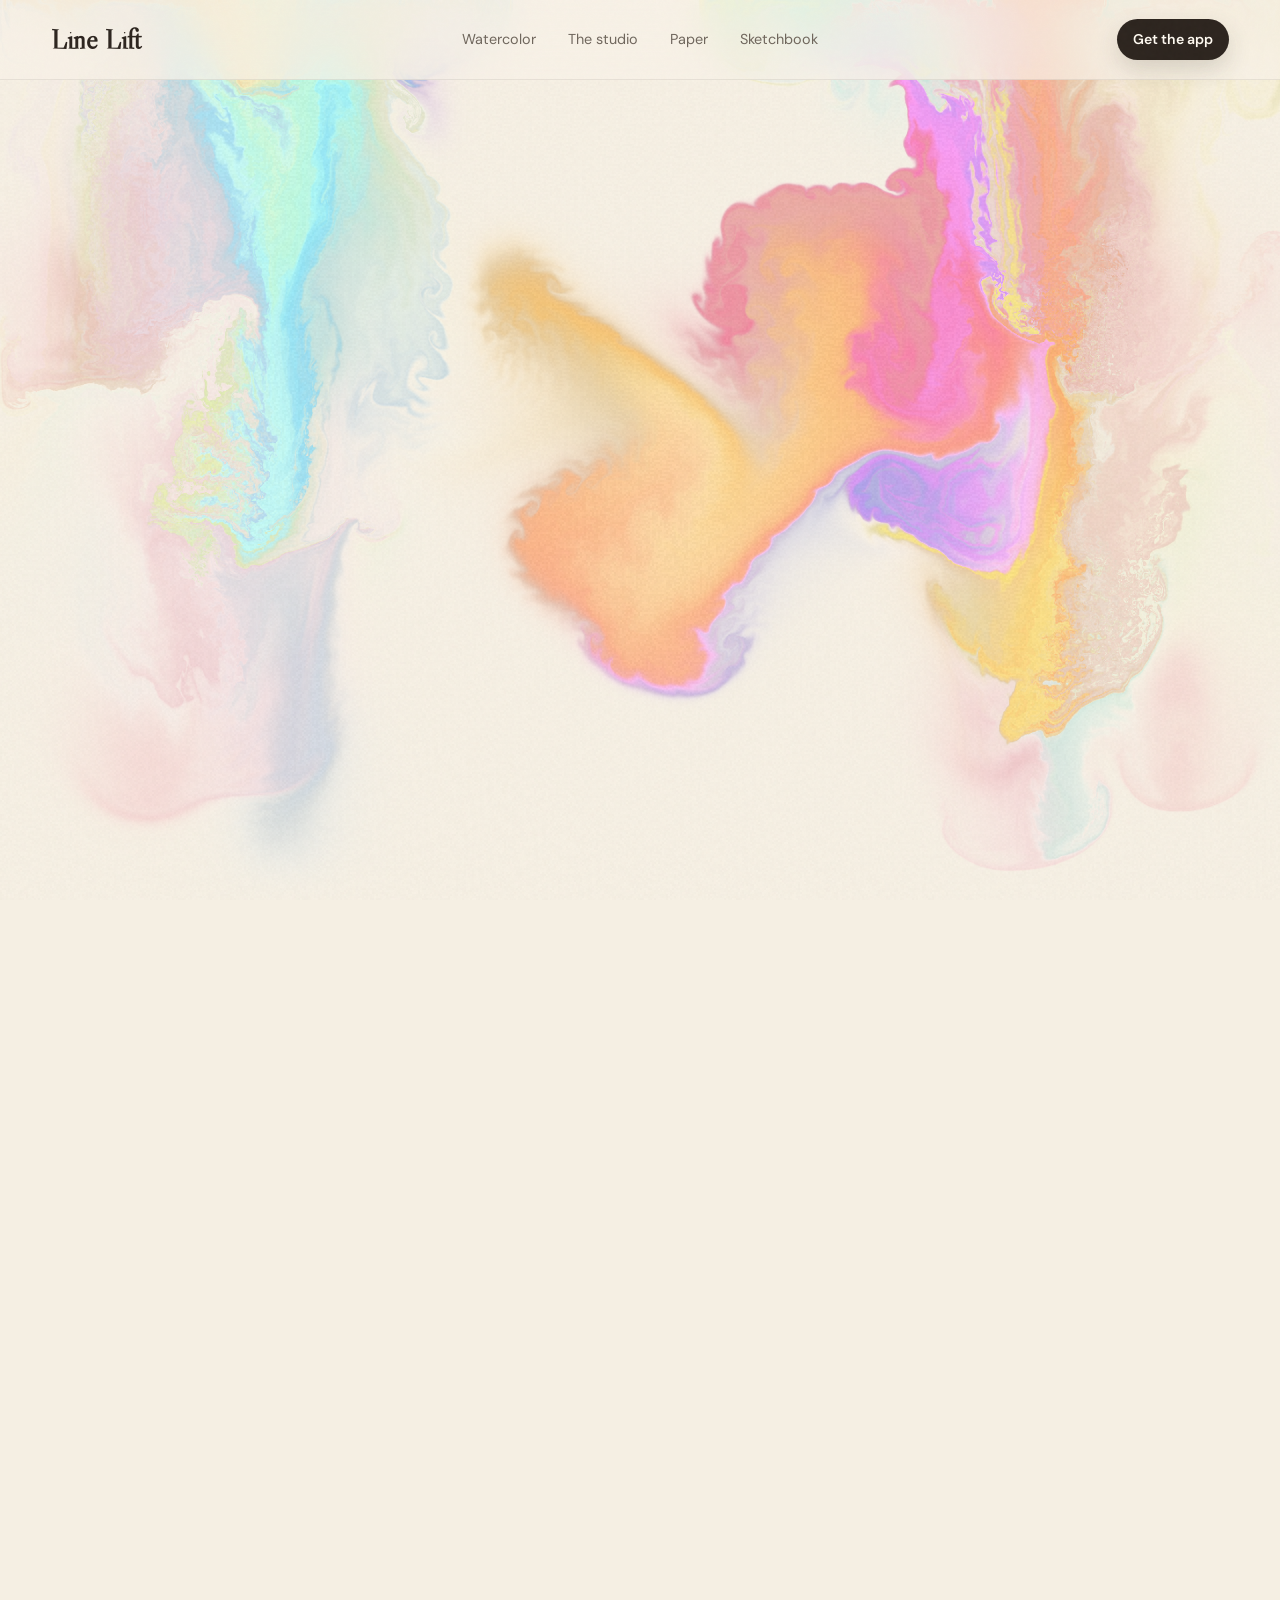
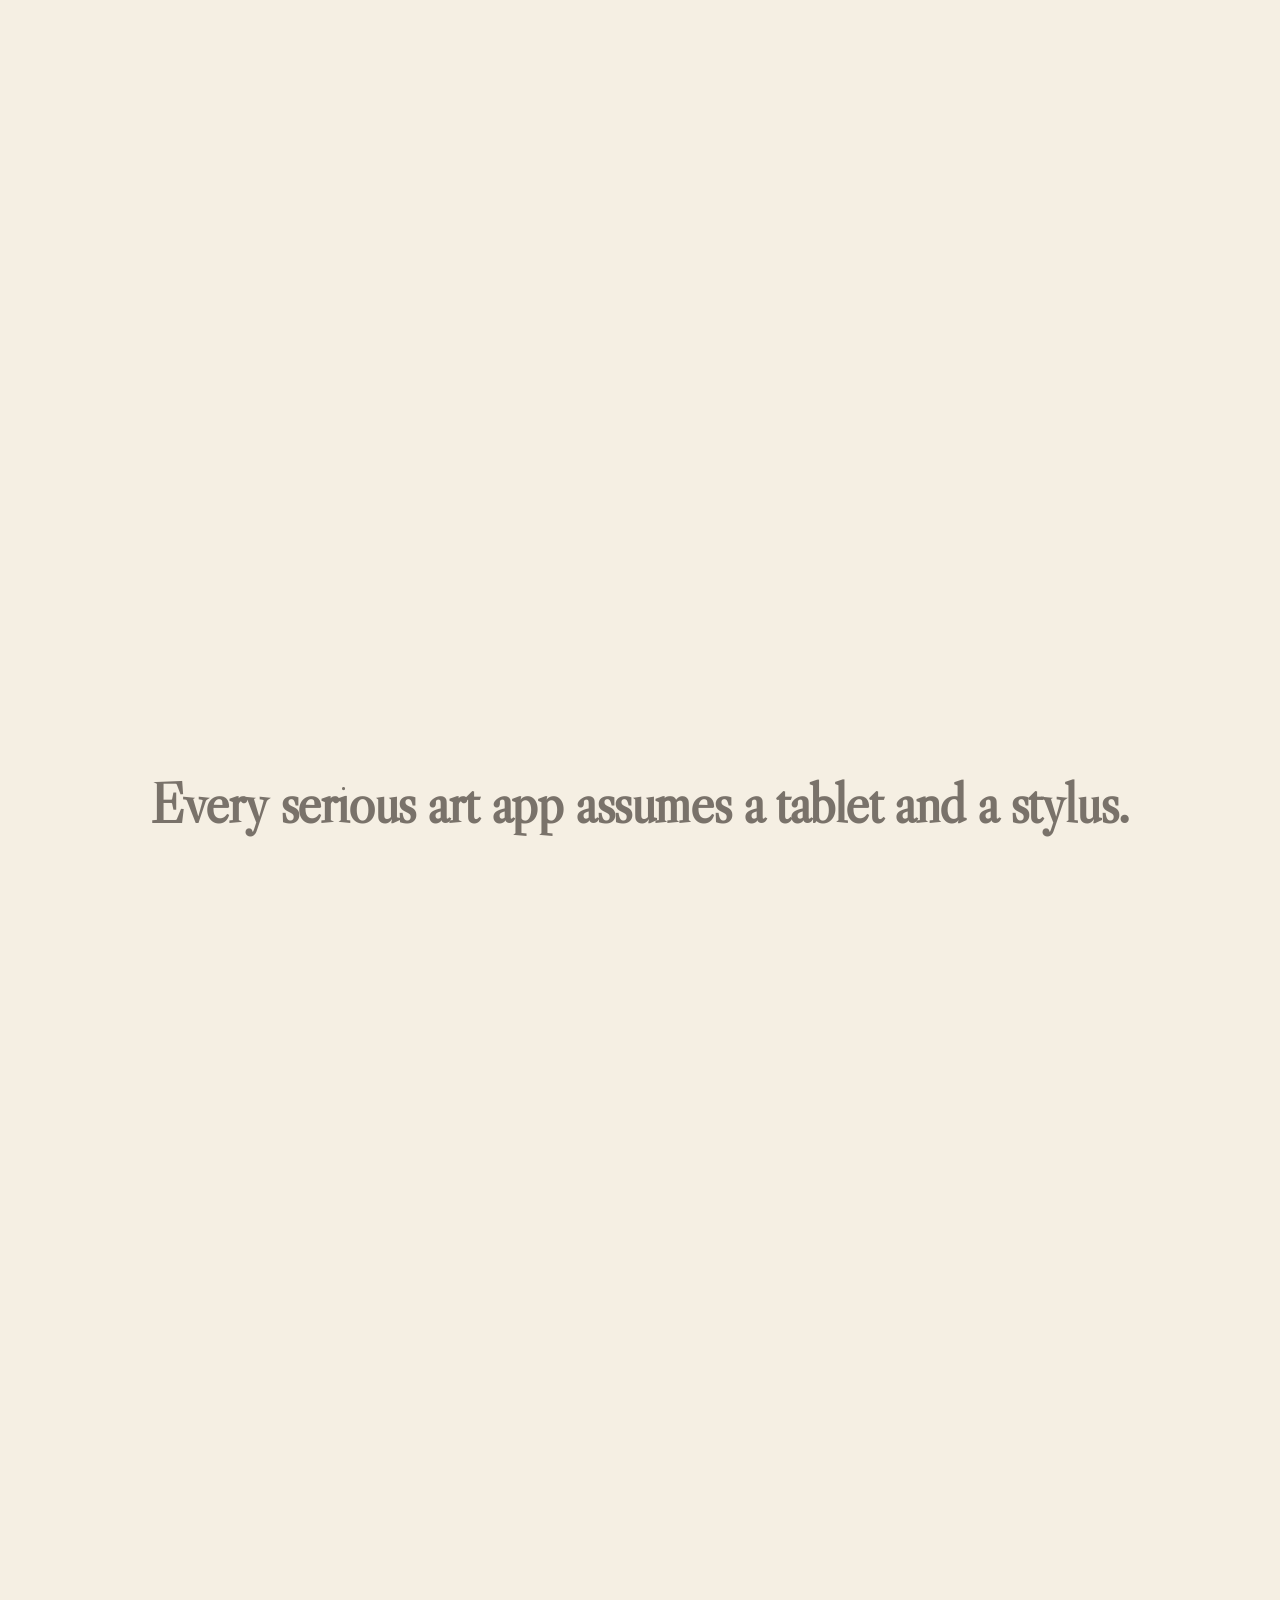
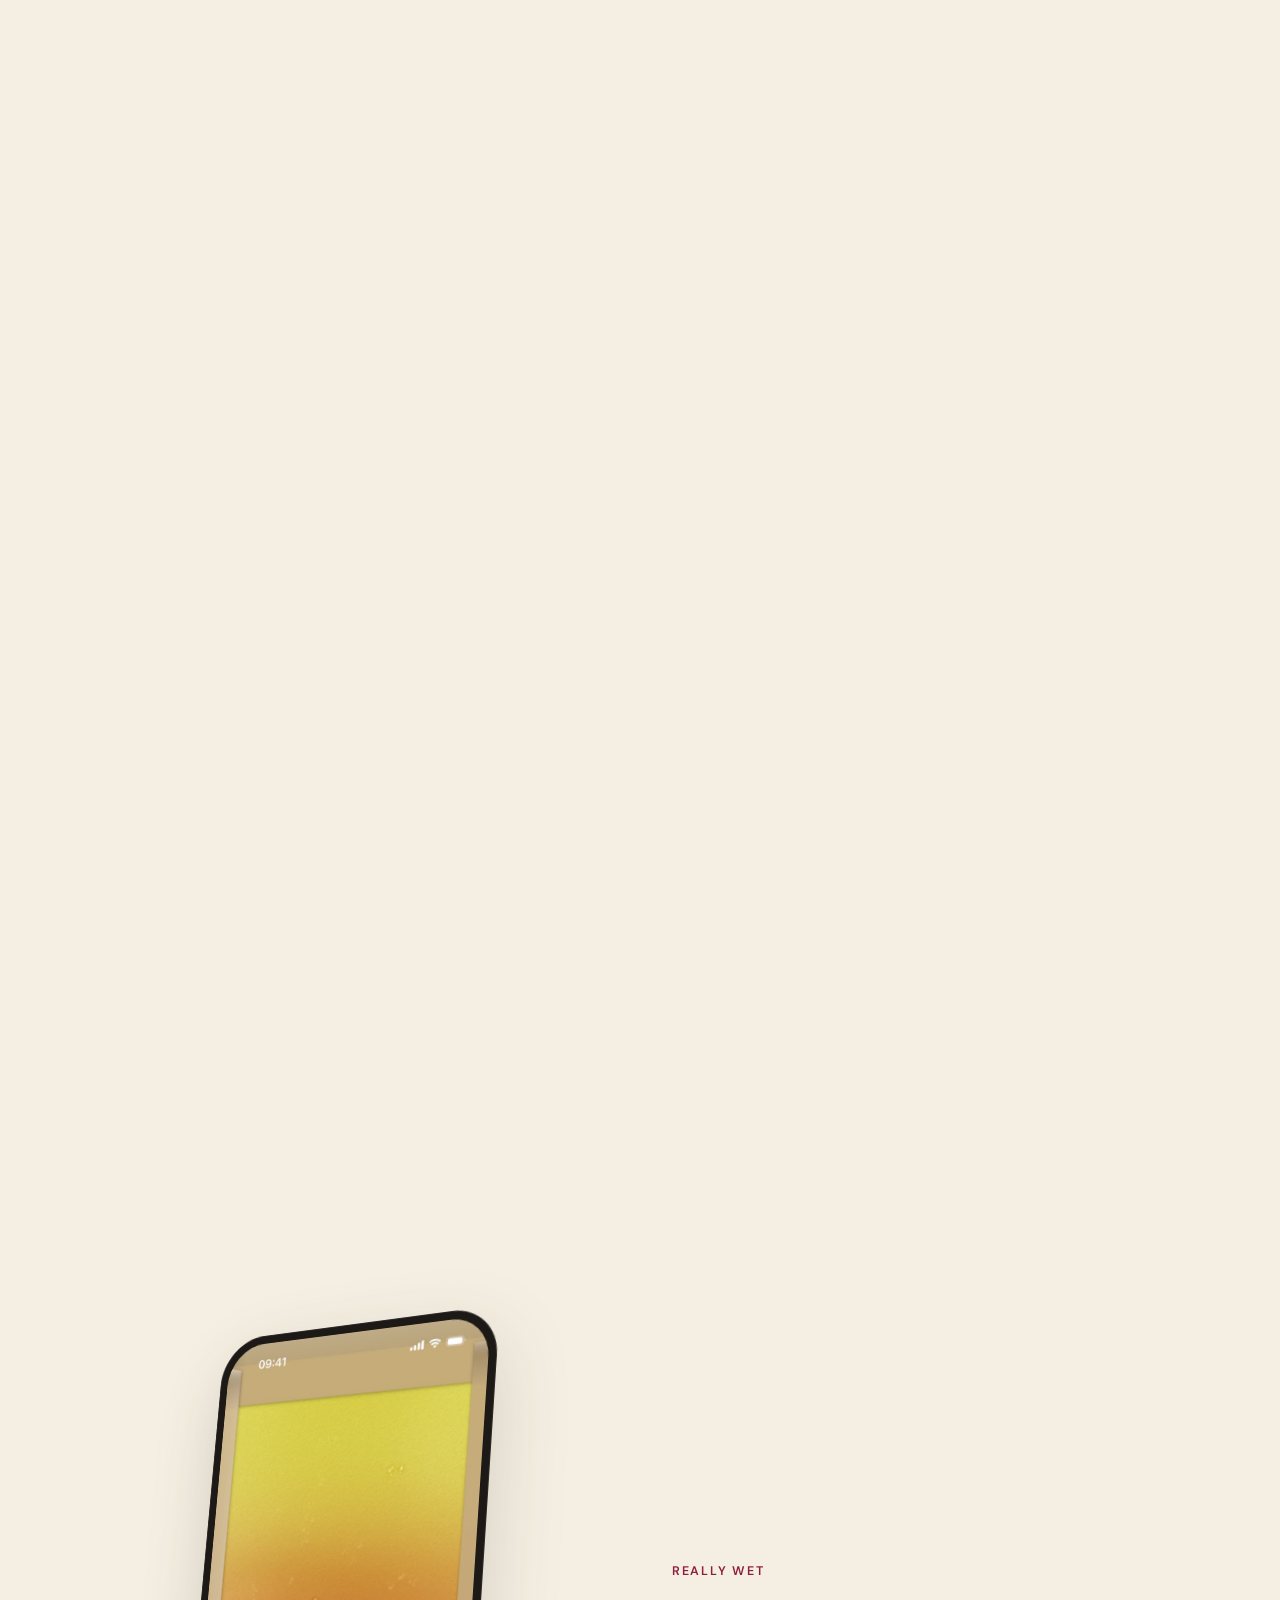
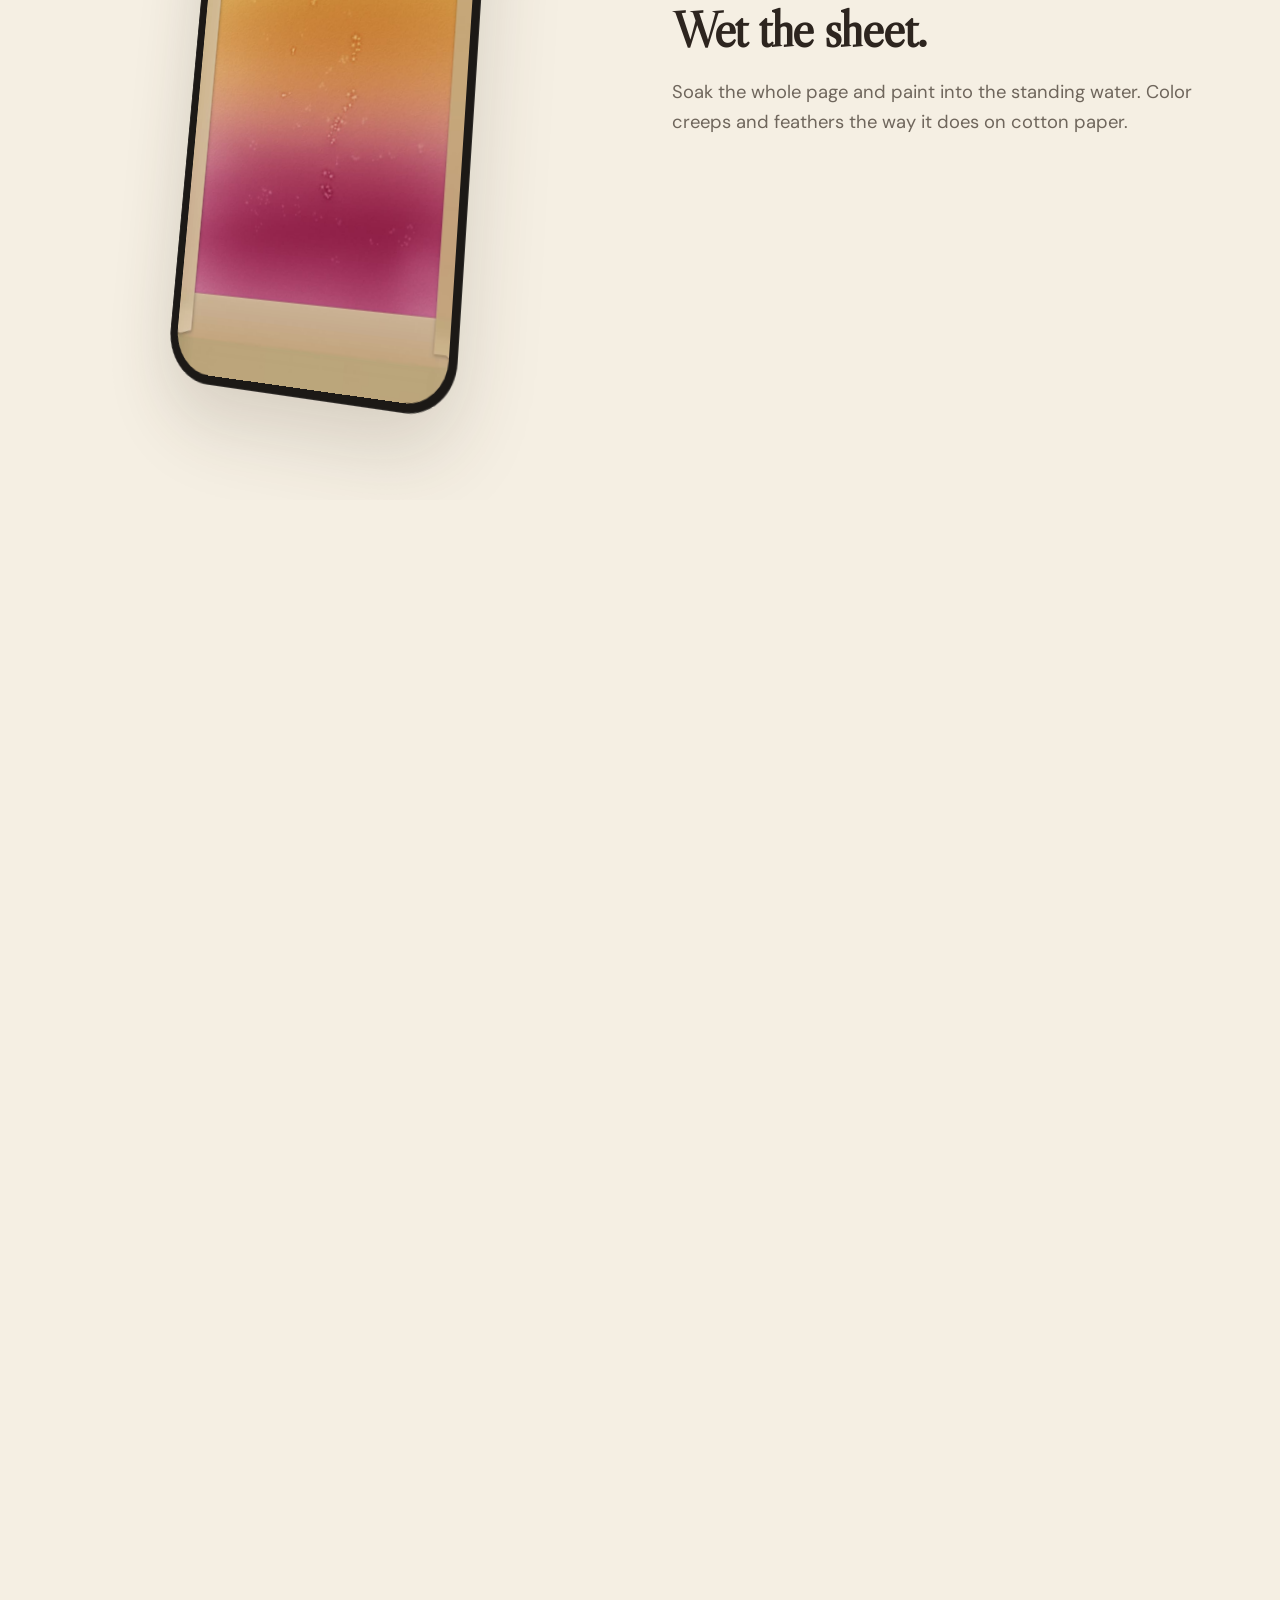
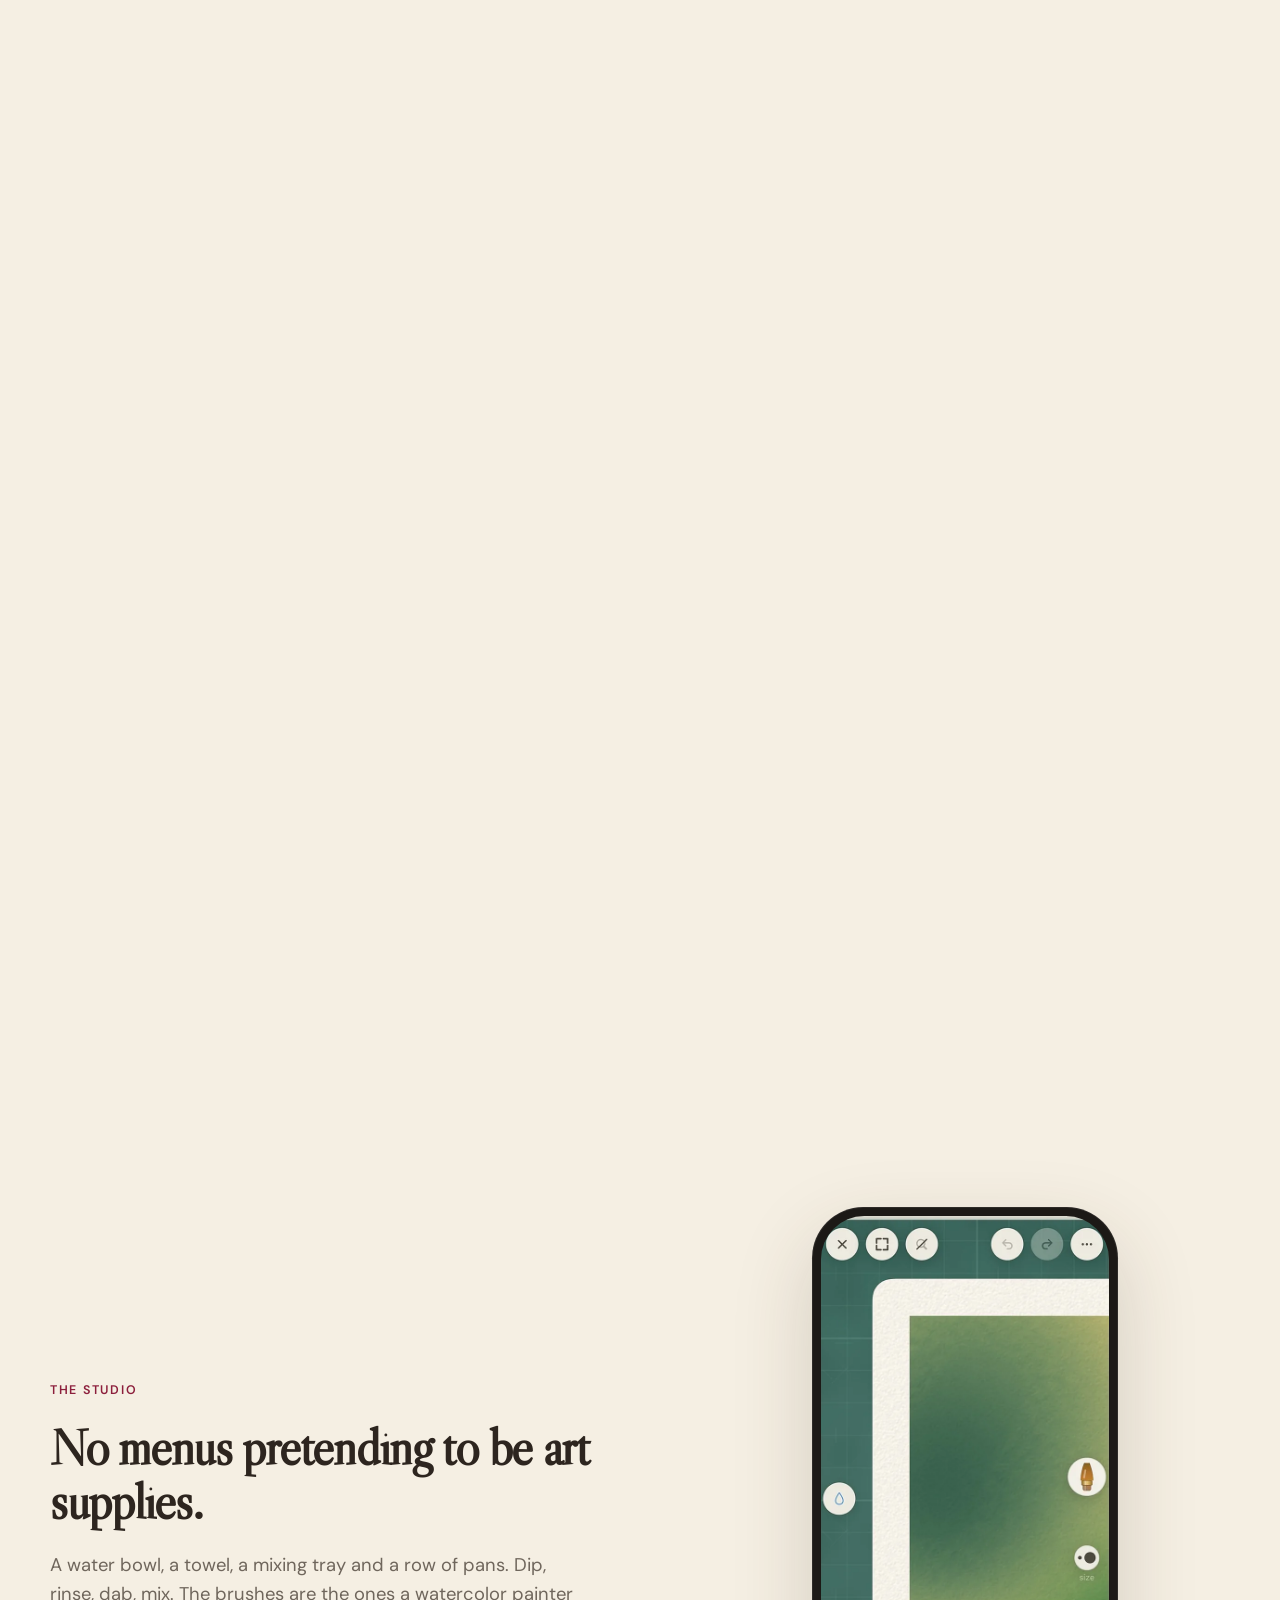
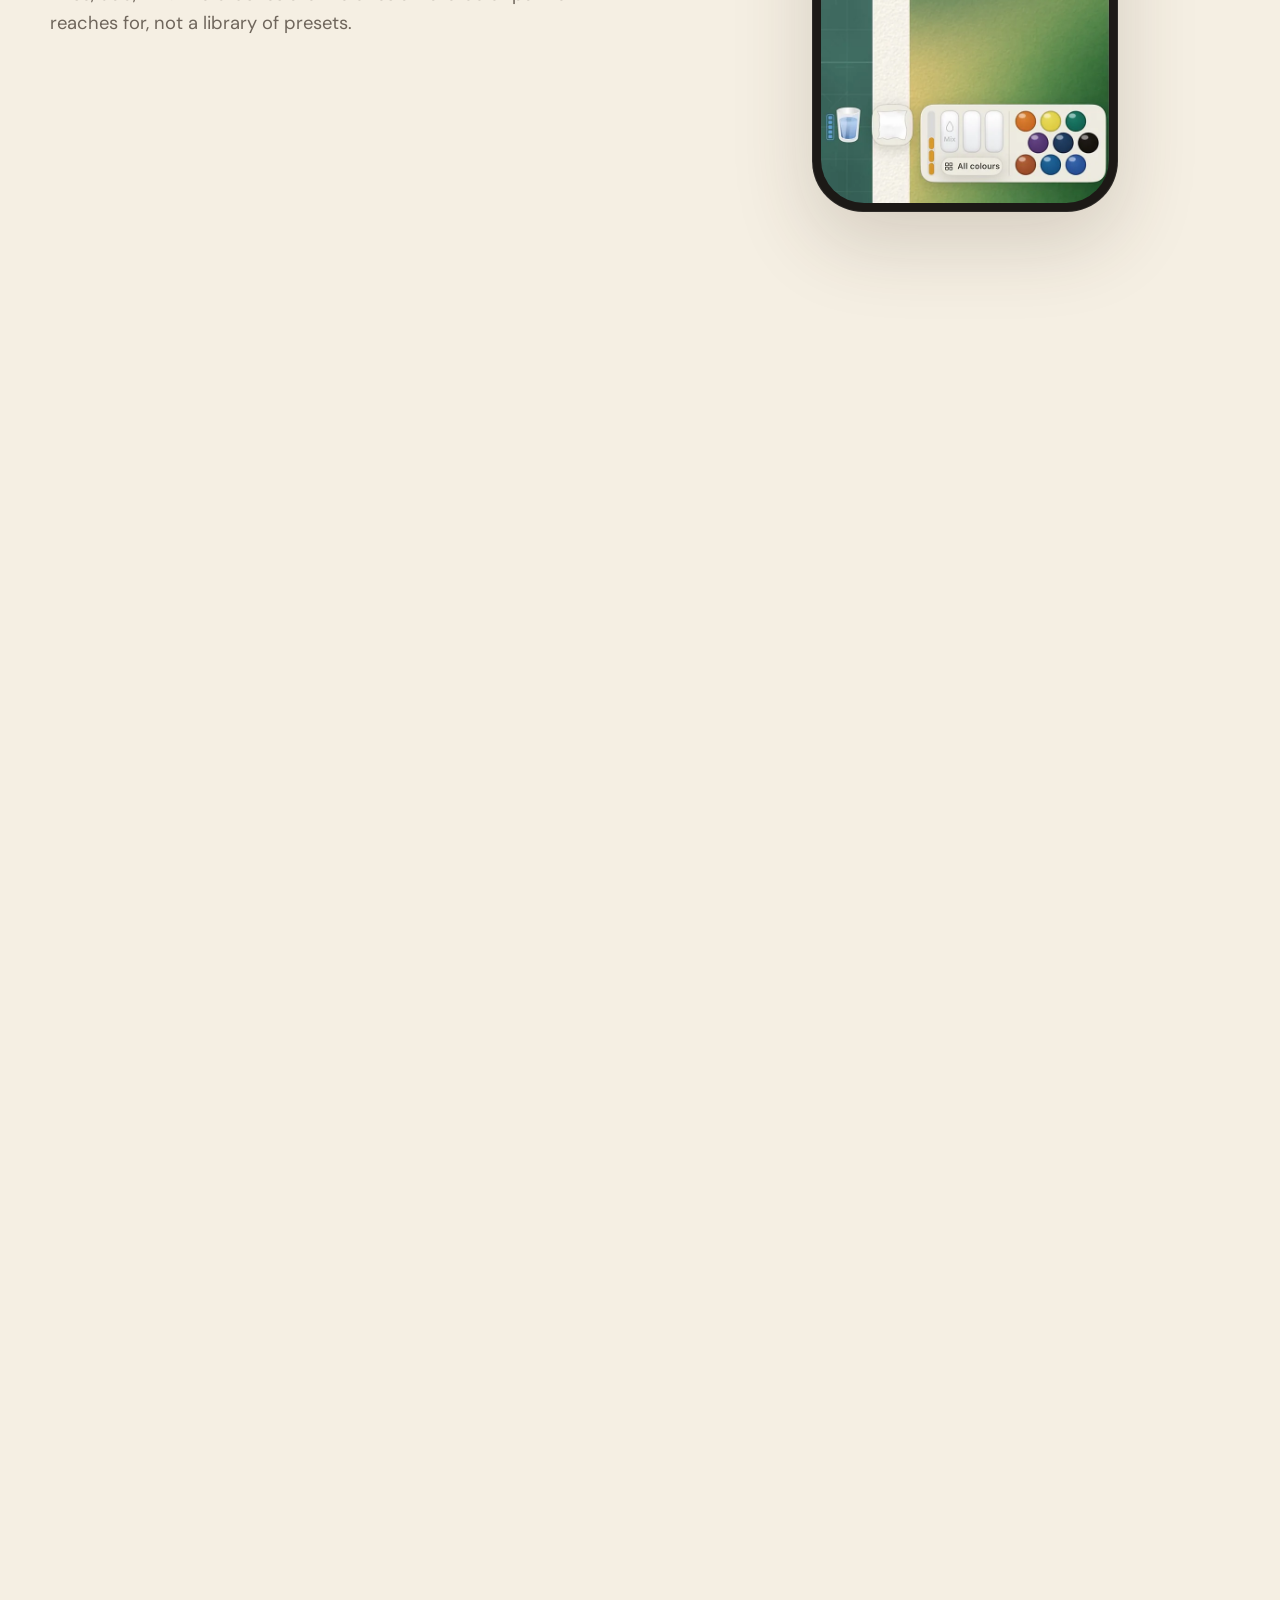
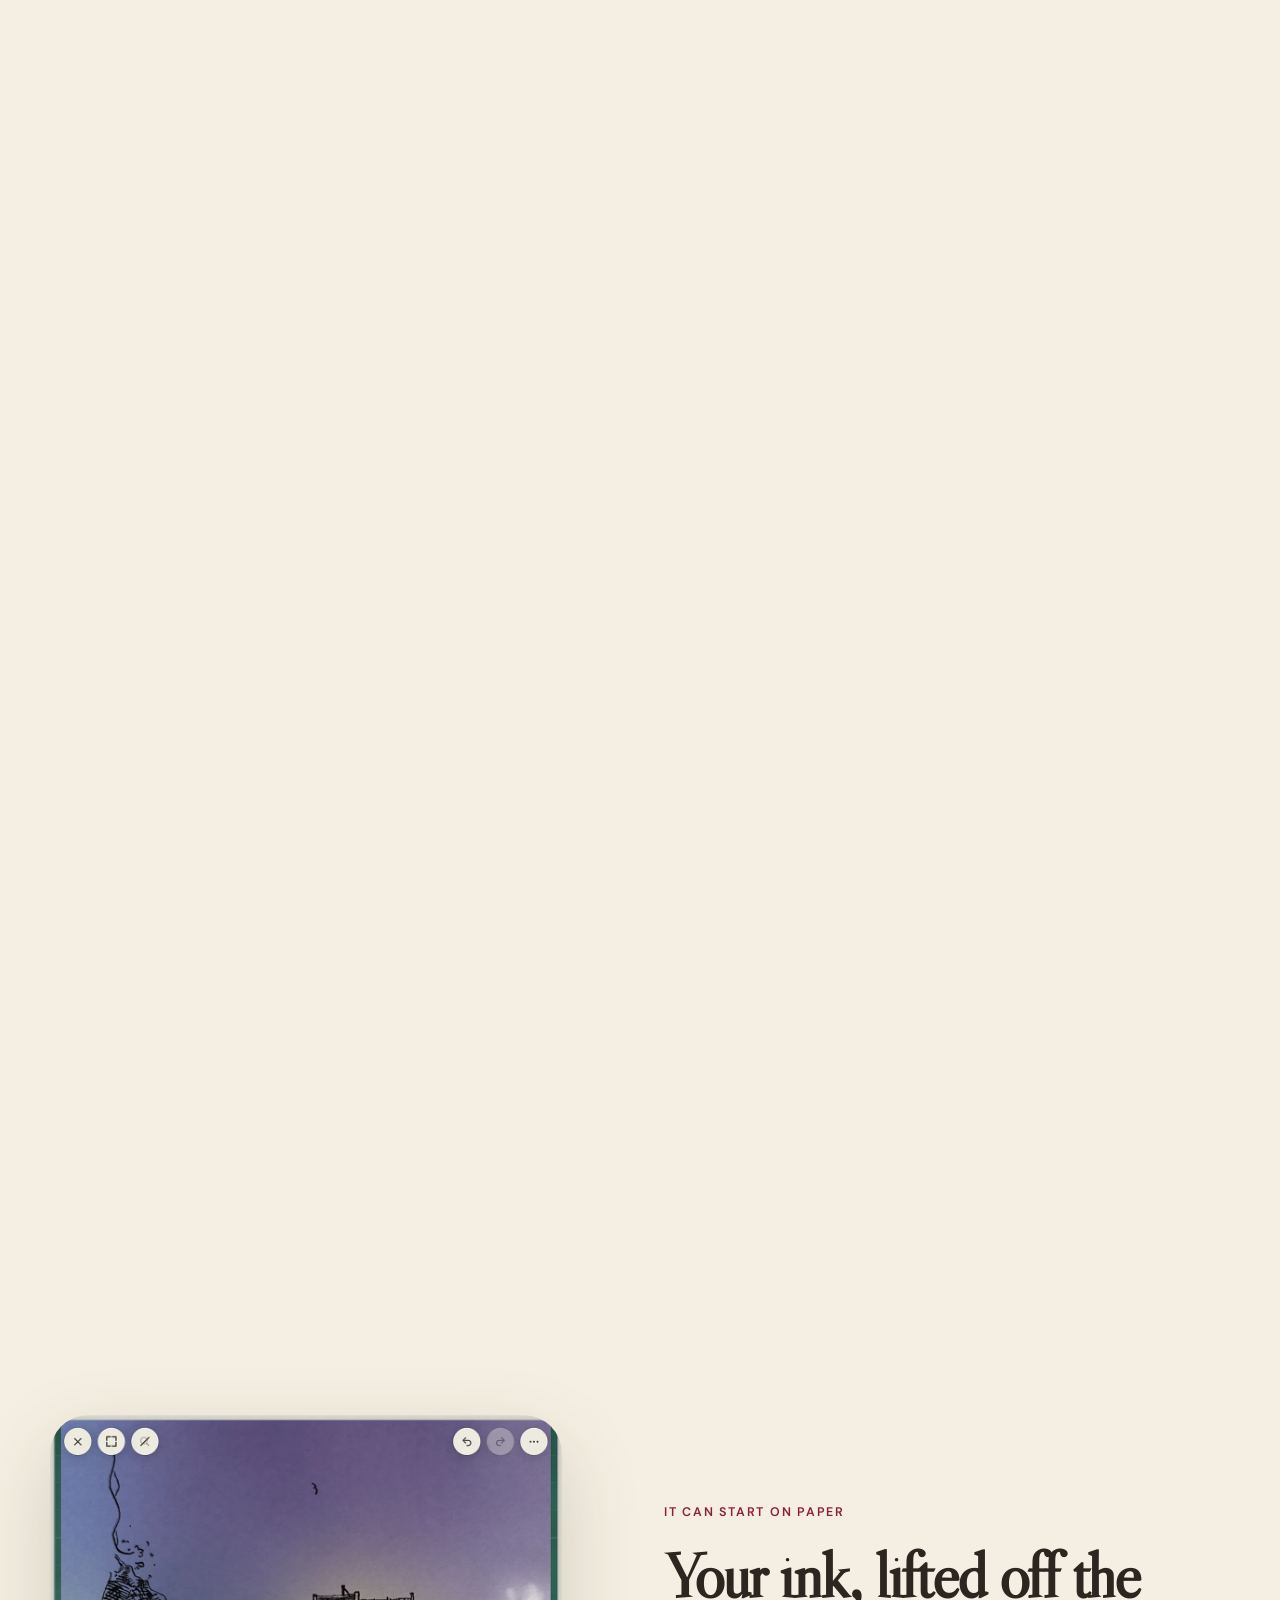
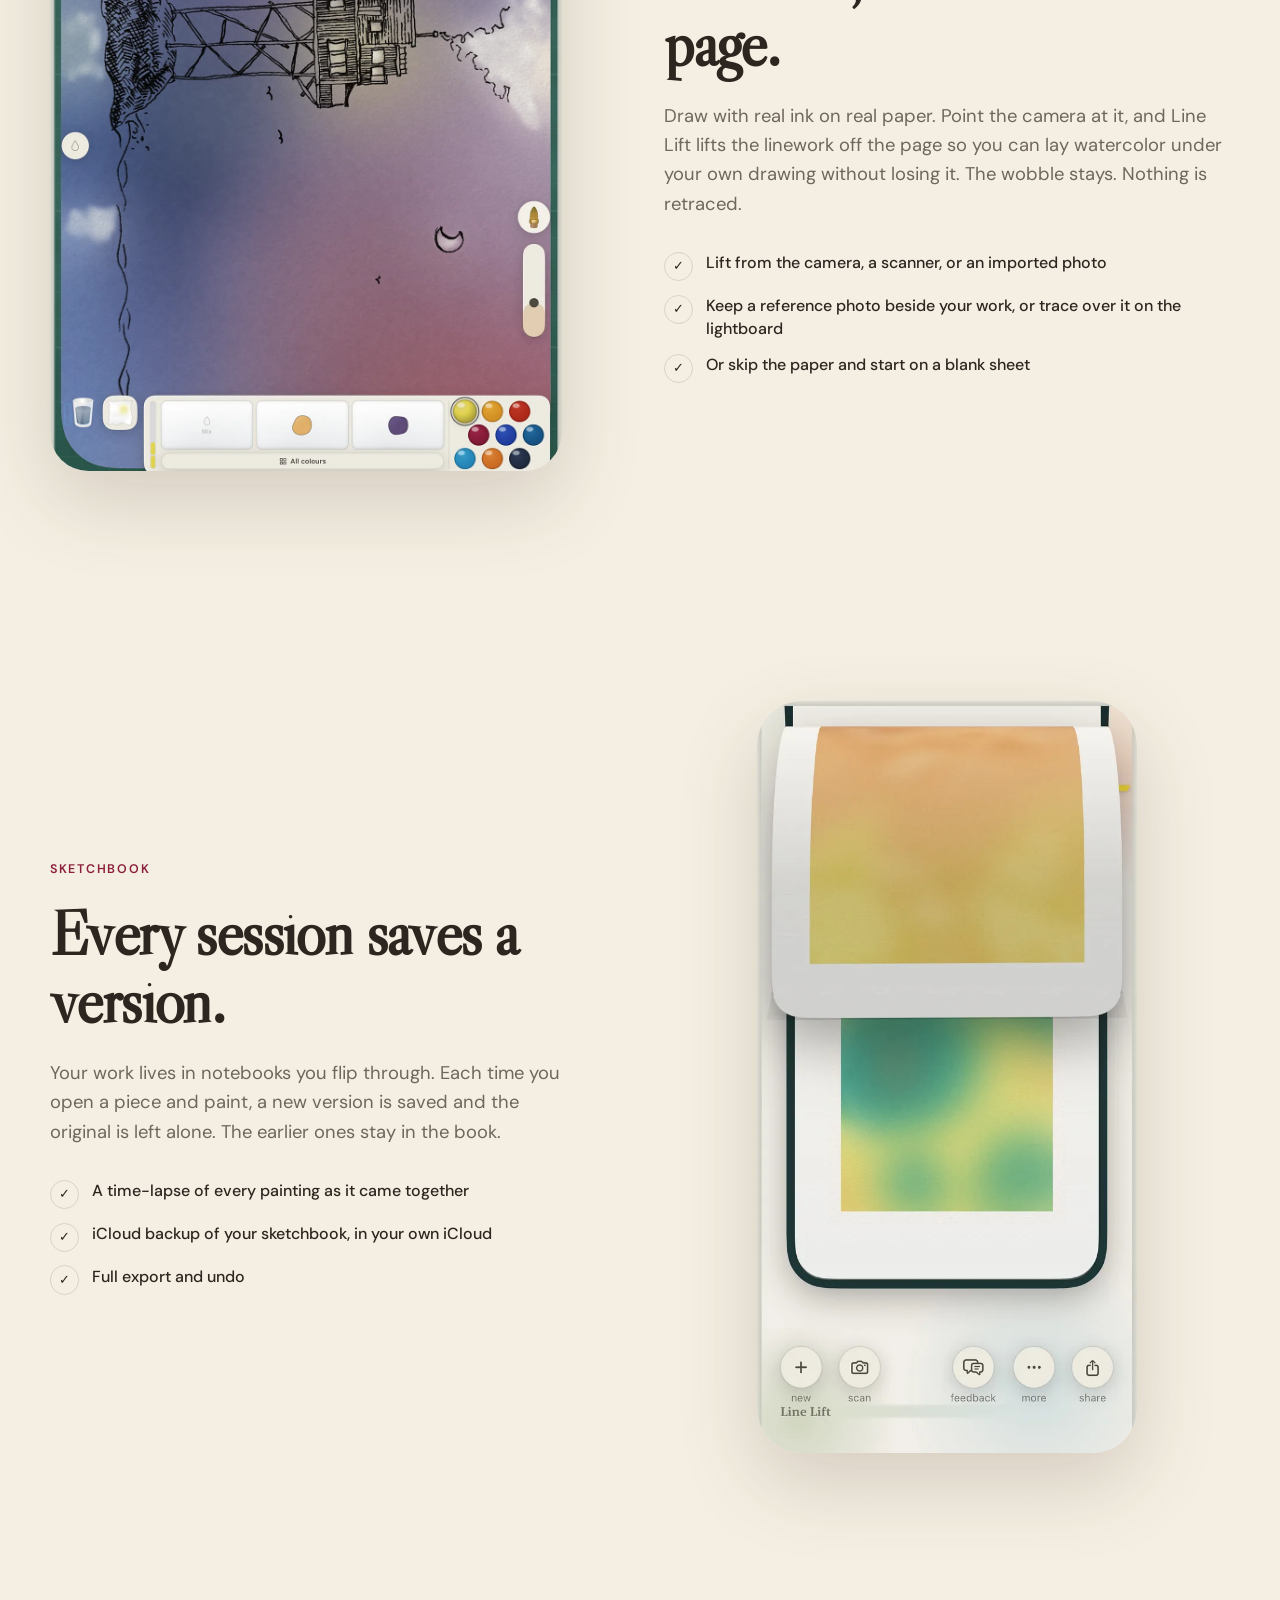
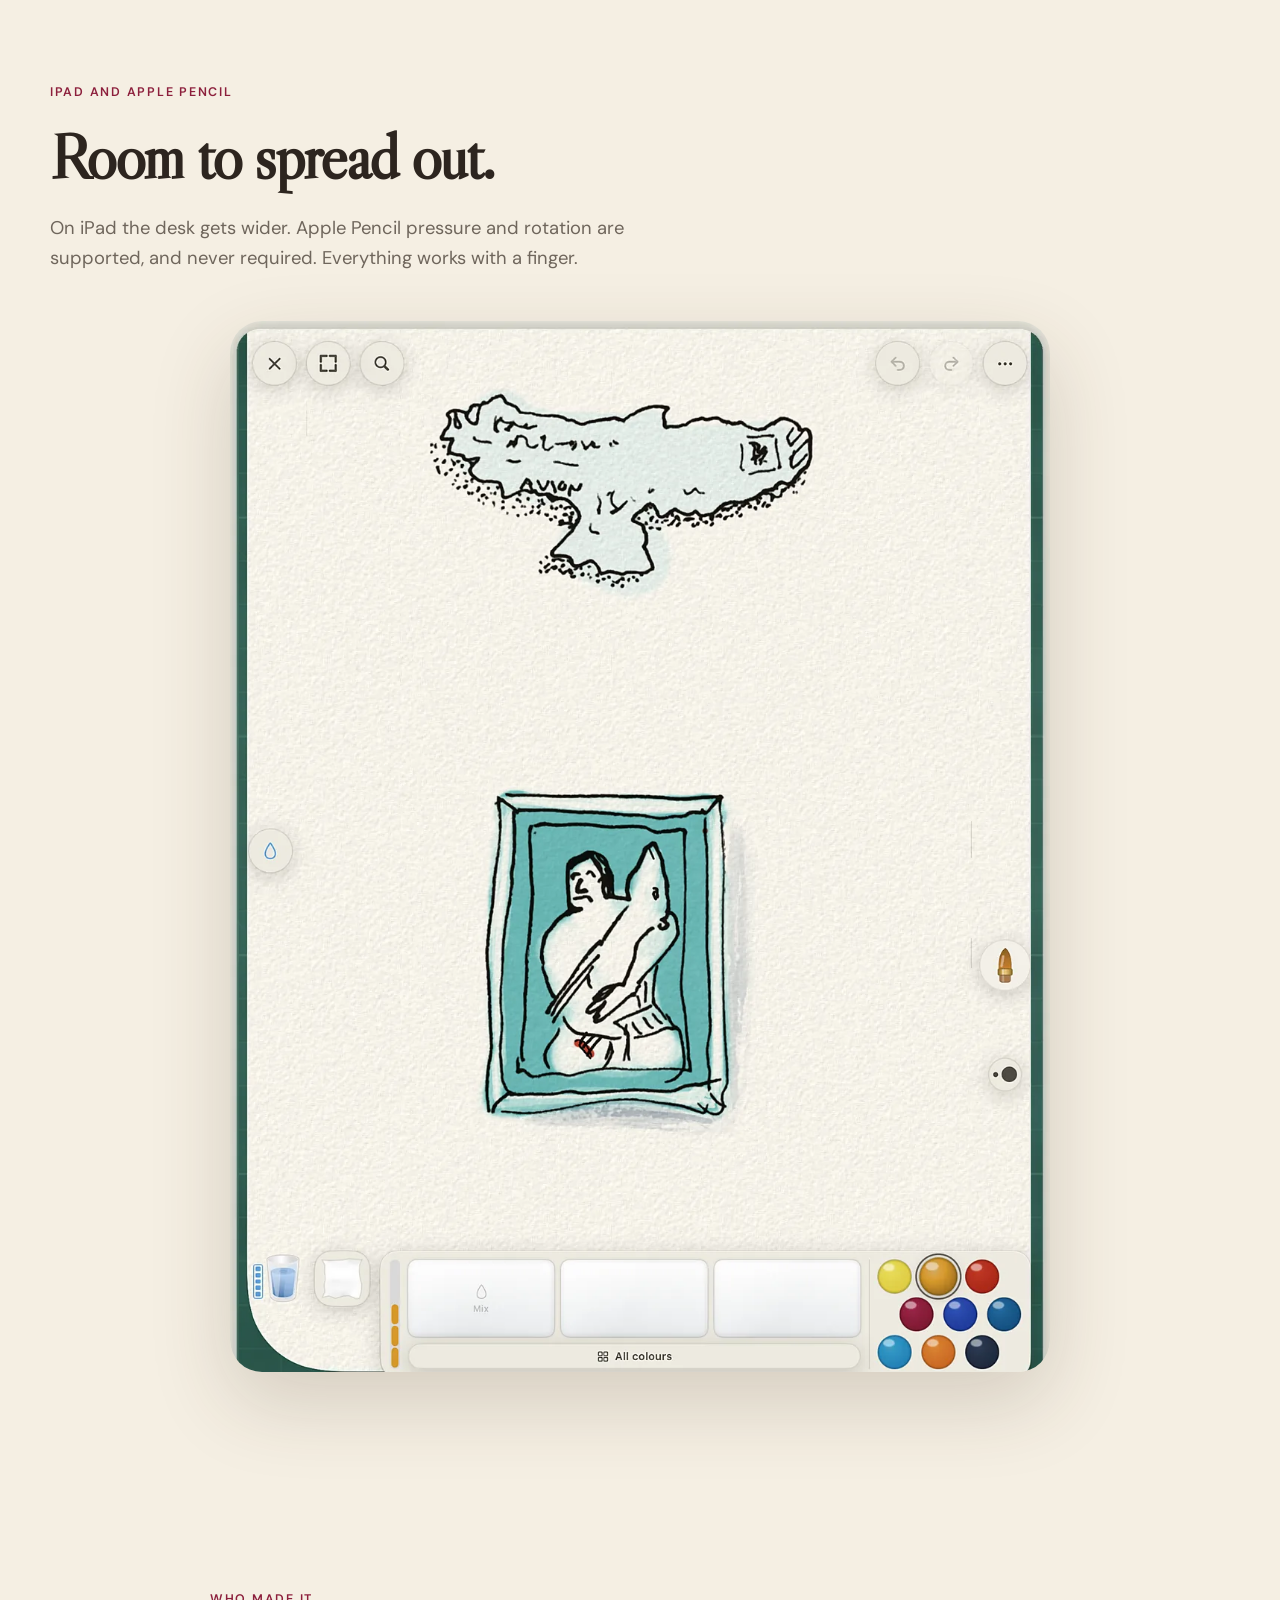
<file: index.html>
<!doctype html>
<html lang="en">
<head>
  <meta charset="utf-8" />
  <meta name="viewport" content="width=device-width, initial-scale=1" />
  <meta name="theme-color" content="#14110f" />
  <meta name="description" content="Line Lift is real watercolor on your phone: wet washes, blooms, backruns and true drying, built for fingers. Draw on paper, lift the ink, paint under your own lines. Free, no account, iPhone and iPad." />
  <meta property="og:title" content="Line Lift. Real watercolor, finger-first." />
  <meta property="og:description" content="A living simulation of pigment and water that fits in your pocket. Free, no account, on iPhone and iPad." />
  <meta property="og:image" content="https://fredrikpahlmandesign.github.io/linelift-site/assets/hero-wash-poster.jpg" />
  <meta property="og:type" content="website" />
  <title>Line Lift. Real watercolor, finger-first.</title>
  <link rel="preconnect" href="https://fonts.googleapis.com">
  <link rel="preconnect" href="https://fonts.gstatic.com" crossorigin>
  <link href="https://fonts.googleapis.com/css2?family=DM+Sans:wght@400;500;600&family=Libre+Caslon+Display&display=swap" rel="stylesheet">
  <link rel="stylesheet" href="styles.css" />
</head>
<body>
  <!-- Layer 1: the fluid. One fullscreen WebGL2 canvas, never unmounted.
       The page is real HTML on top of it; the canvas is decoration. -->
  <canvas id="fluid" aria-hidden="true"></canvas>
  <div class="fluid-fallback" aria-hidden="true" hidden></div>

  <header class="site-header">
    <a class="brand" href="#top" aria-label="Line Lift home">Line Lift</a>
    <nav class="nav" aria-label="Primary navigation">
      <a href="#device">Watercolor</a>
      <a href="#tools">The studio</a>
      <a href="#paper">Paper</a>
      <a href="#sketchbook">Sketchbook</a>
    </nav>
    <a class="button button-small" href="https://apps.apple.com/app/id6792545860">Get the app</a>
  </header>

  <main id="top">

    <!-- Act 1: the drop. The H1 is in the markup from the first byte; the
         droplet and the bloom happen behind it. -->
    <section class="act act-drop pin" data-pigment="#8C1F3C" data-splat="none">
      <div class="stage">
        <span class="drop" aria-hidden="true"></span>
        <div class="drop-copy">
          <p class="eyebrow">Line Lift</p>
          <h1>Real watercolor.<br>On your phone.</h1>
          <p class="lede">Not a filter, not a brush texture. A simulation of pigment and water: washes stay wet, colors bleed into each other, blooms spread while you watch, and a dry brush catches on the tooth of the paper.</p>
          <div class="hero-actions">
            <a class="button" href="https://apps.apple.com/app/id6792545860">Download on the App Store</a>
            <a class="text-link" href="#itch">Scroll <span>↓</span></a>
          </div>
          <p class="hero-note">Free. No account. iPhone and iPad.</p>
        </div>
      </div>
    </section>

    <!-- Act 2: the itch. The fluid does the arguing; the lines arrive as you scroll. -->
    <section class="act act-itch pin" id="itch" data-pigment="#2746A8" data-splat="none">
      <div class="stage">
        <div class="itch-lines">
          <h2 class="line" style="--i:0">Every serious art app assumes a tablet and a stylus.</h2>
          <h2 class="line" style="--i:1">Line Lift is built for fingers. For the sofa, the café, the commute.</h2>
          <h2 class="line" style="--i:2">The supplies are the interface.</h2>
        </div>
      </div>
    </section>

    <!-- Act 3: the device. Pinned; the phone turns with scroll progress
         while the App Store preview plays on its screen. -->
    <section class="act act-device pin" id="device" data-pigment="#D9992B" data-splat="none" data-steps="3">
      <div class="stage">
        <div class="device-wrap">
          <div class="device" aria-label="Line Lift laying a wet wash on iPhone">
            <video class="device-screen" autoplay muted loop playsinline preload="metadata" poster="assets/hero-wash-poster.jpg">
              <source src="assets/hero-wash.mp4" type="video/mp4" />
            </video>
          </div>
        </div>
        <div class="device-captions">
          <div class="step" data-step="0" data-pigment="#E3D44E" data-side="right">
            <p class="eyebrow">Really wet</p>
            <h2>Wet the sheet.</h2>
            <p>Soak the whole page and paint into the standing water. Color creeps and feathers the way it does on cotton paper.</p>
          </div>
          <div class="step" data-step="1" data-pigment="#D2762B" data-side="right">
            <p class="eyebrow">Really wet</p>
            <h2>Drop in a second color.</h2>
            <p>Into a wash that is still wet. The bloom spreads on its own, and a backrun forms where the water pulls back.</p>
          </div>
          <div class="step" data-step="2" data-pigment="#AF4A72" data-side="right">
            <p class="eyebrow">Really wet</p>
            <h2>Let it dry. Glaze over it.</h2>
            <p>Layers stack the way real washes do. Then a dry brush skips across the tooth of the paper.</p>
          </div>
        </div>
      </div>
    </section>

    <!-- Act 4: the tools. Each one enters as its own pigment splatted into
         the field. Color is the organising device, not icons. -->
    <section class="act act-tools pin" id="tools" data-pigment="#3A665B" data-splat="none" data-steps="5">
      <div class="stage">
        <div class="tools-copy">
          <div class="step" data-step="0" data-pigment="#2C8FBF" data-side="left">
            <p class="eyebrow">The studio</p>
            <h2>No menus pretending to be art supplies.</h2>
            <p>A water bowl, a towel, a mixing tray and a row of pans. Dip, rinse, dab, mix. The brushes are the ones a watercolor painter reaches for, not a library of presets.</p>
          </div>
          <div class="step" data-step="1" data-pigment="#6B7F3A" data-side="left">
            <p class="eyebrow">Broad washes</p>
            <h2>A hake for the sky. A sponge for the clouds.</h2>
            <p>The broad hake lays a wash in one pass. The sponge lifts texture back out, or dabs it in.</p>
          </div>
          <div class="step" data-step="2" data-pigment="#C68A35" data-side="left">
            <p class="eyebrow">Masking</p>
            <h2>Tape it off. Peel it back.</h2>
            <p>Washi tape masks an edge. A craft knife cuts a shape. Paint over both, then peel back to clean paper.</p>
          </div>
          <div class="step" data-step="3" data-pigment="#1A1612" data-side="left">
            <p class="eyebrow">Ink</p>
            <h2>A fineliner, and a pen that runs dry.</h2>
            <p>The reservoir pen is a dip pen with a real, finite ink load. Paint with sound on: every stroke is synthesized in real time, the wet drag of a loaded brush, the dry whisper of a thirsty one.</p>
          </div>
          <div class="step" data-step="4" data-pigment="#8C1F3C" data-side="left">
            <p class="eyebrow">36 pigments, named after the real ones</p>
            <h2>Pigments, not swatches.</h2>
            <p>Every color is a pigment with its own behavior. French Ultramarine and Burnt Sienna granulate and settle into the paper. Phthalo Blue and Permanent Rose stain flat and even. All of them are free.</p>
          </div>
        </div>
        <div class="tools-visual">
          <div class="device device-still">
            <img class="shot" data-step="0" src="assets/phone-studio-desk.webp" alt="The Line Lift studio desk: water bowl, towel, mixing tray and paint pans below a green wash" />
            <img class="shot" data-step="1" src="assets/phone-broad-wash.webp" alt="A yellow and green wash laid with the hake, taped to the board" loading="lazy" />
            <img class="shot" data-step="2" src="assets/phone-washi-tape.webp" alt="Kraft washi tape masking a small sunset landscape" loading="lazy" />
            <img class="shot" data-step="3" src="assets/phone-ink-lift.webp" alt="A pink flamingo ink drawing over loose watercolor blots" loading="lazy" />
            <div class="shot pigment-sheet" data-step="4" aria-label="The palette">
              <ul class="pigment-grid">
                <li title="Winsor Lemon" style="--c:#E3D44E"></li><li title="Indian Yellow" style="--c:#D9992B"></li><li title="Cadmium Red" style="--c:#B5301F"></li><li title="Alizarin Crimson" style="--c:#8C1F3C"></li><li title="French Ultramarine" style="--c:#2746A8"></li><li title="Phthalo Blue" style="--c:#1B5C8F"></li>
                <li title="Cadmium Orange" style="--c:#D2762B"></li><li title="Cerulean Blue" style="--c:#2C8FBF"></li><li title="Indigo" style="--c:#253248"></li><li title="Permanent Sap Green" style="--c:#6B7F3A"></li><li title="Yellow Ochre" style="--c:#C68A35"></li><li title="Burnt Sienna" style="--c:#9C4A1E"></li>
                <li title="Burnt Umber" style="--c:#6E4B2A"></li><li title="Aureolin" style="--c:#E8C43C"></li><li title="Cadmium Yellow" style="--c:#F2C14E"></li><li title="Naples Yellow" style="--c:#E0C27E"></li><li title="Winsor Red" style="--c:#B32025"></li><li title="Rose Madder Genuine" style="--c:#C4718A"></li>
                <li title="Permanent Rose" style="--c:#AF4A72"></li><li title="Permanent Magenta" style="--c:#8E3A6C"></li><li title="Winsor Violet (Dioxazine)" style="--c:#5A3A78"></li><li title="Cobalt Violet" style="--c:#8A5E9C"></li><li title="Cobalt Blue" style="--c:#2E5AA0"></li><li title="Prussian Blue" style="--c:#1E3A5C"></li>
                <li title="Cobalt Turquoise" style="--c:#2E8F96"></li><li title="Winsor Green (Blue Shade)" style="--c:#17705C"></li><li title="Viridian" style="--c:#2F8F72"></li><li title="Cobalt Green" style="--c:#5B9B82"></li><li title="Hooker's Green" style="--c:#3A5F42"></li><li title="Olive Green" style="--c:#6F6D3B"></li>
                <li title="Raw Sienna" style="--c:#B57E3C"></li><li title="Burnt Ochre" style="--c:#A5552F"></li><li title="Raw Umber" style="--c:#705A3A"></li><li title="Sepia" style="--c:#5C4632"></li><li title="Payne's Gray" style="--c:#43505C"></li><li title="Ink Black" style="--c:#1A1612"></li>
              </ul>
              <p>The six on a fresh install are the classic split primaries: a warm and a cool yellow, red and blue.</p>
            </div>
          </div>
        </div>
      </div>
    </section>

    <!-- Act 5: paper. The lift, as one feature. -->
    <section class="feature split section-shell" id="paper" data-pigment="#5A3A78" data-splat-side="left">
      <div class="feature-visual reveal">
        <img src="assets/ipad-ink-lift.webp" alt="A pen drawing of a lighthouse, lifted from paper and painted under with a violet and rose wash in Line Lift on iPad" loading="lazy" />
      </div>
      <div class="feature-copy reveal delay-1">
        <p class="eyebrow">It can start on paper</p>
        <h2>Your ink, lifted off the page.</h2>
        <p>Draw with real ink on real paper. Point the camera at it, and Line Lift lifts the linework off the page so you can lay watercolor under your own drawing without losing it. The wobble stays. Nothing is retraced.</p>
        <ul class="clean-list">
          <li>Lift from the camera, a scanner, or an imported photo</li>
          <li>Keep a reference photo beside your work, or trace over it on the lightboard</li>
          <li>Or skip the paper and start on a blank sheet</li>
        </ul>
      </div>
    </section>

    <section class="feature split reverse section-shell" id="sketchbook" data-pigment="#2F8F72" data-splat-side="right">
      <div class="feature-visual reveal">
        <img src="assets/phone-sketchbooks.webp" alt="Two sketchbooks stacked on the Line Lift home screen, a page mid-flip" loading="lazy" />
      </div>
      <div class="feature-copy reveal delay-1">
        <p class="eyebrow">Sketchbook</p>
        <h2>Every session saves a version.</h2>
        <p>Your work lives in notebooks you flip through. Each time you open a piece and paint, a new version is saved and the original is left alone. The earlier ones stay in the book.</p>
        <ul class="clean-list">
          <li>A time-lapse of every painting as it came together</li>
          <li>iCloud backup of your sketchbook, in your own iCloud</li>
          <li>Full export and undo</li>
        </ul>
      </div>
    </section>

    <section class="ipad section-shell reveal" data-pigment="#2E8F96" data-splat-side="right">
      <div class="ipad-copy">
        <p class="eyebrow">iPad and Apple Pencil</p>
        <h2>Room to spread out.</h2>
        <p>On iPad the desk gets wider. Apple Pencil pressure and rotation are supported, and never required. Everything works with a finger.</p>
      </div>
      <div class="wide-image">
        <img src="assets/ipad-desk.webp" alt="Line Lift on iPad with two small ink drawings and a pale blue wash" loading="lazy" />
      </div>
    </section>

    <!-- Act 6: the maker. Short and factual. -->
    <section class="maker section-shell reveal" data-pigment="#43505C" data-splat-side="left">
      <p class="eyebrow">Who made it</p>
      <h2>One person. SwiftUI. AI in the loop.</h2>
      <p>Line Lift is designed and built by <a href="https://fredrikpahlmandesign.github.io/">Fredrik Påhlman</a>, a designer in Sweden, in SwiftUI, with AI tools in the loop at every stage: the watercolor engine, the studio, and this page.</p>
    </section>

    <section class="facts section-shell reveal" data-pigment="#F5EFE3" data-splat="none">
      <dl class="facts-grid">
        <div><dt>Price</dt><dd>Free. Everything in this version.</dd></div>
        <div><dt>Account</dt><dd>None. No ads either.</dd></div>
        <div><dt>Your artwork</dt><dd>Stays on your device and in your own iCloud. It never passes through our servers.</dd></div>
        <div><dt>Analytics</dt><dd>Anonymous, hosted in the EU. The details are in the <a href="privacy/">privacy policy</a>.</dd></div>
        <div><dt>Devices</dt><dd>iPhone and iPad. Apple Pencil optional.</dd></div>
        <div><dt>Status</dt><dd>Out now on the <a href="https://apps.apple.com/app/id6792545860">App Store</a>. Free.</dd></div>
      </dl>
    </section>

    <!-- Act 7: the download. The fluid calms to stillness here. -->
    <section class="final-cta section-shell" id="download" data-pigment="#F5EFE3" data-splat="none">
      <div class="final-inner reveal">
        <p class="eyebrow">Line Lift</p>
        <h2>It's out.</h2>
        <p>Line Lift — Watercolor Studio is on the App Store now. Free, no account, and everything in this version is unlocked. If something breaks, or you just want to show me what you painted, the support page comes straight to me.</p>
        <a class="button" href="https://apps.apple.com/app/id6792545860">Download on the App Store</a>
        <p class="availability">iPhone and iPad. Free. <a href="support/">Questions?</a></p>
      </div>
    </section>
  </main>

  <footer class="footer section-shell">
    <span>© <span id="year"></span> Fredrik Påhlman</span>
    <div>
      <a href="privacy/">Privacy</a>
      <a href="support/">Support</a>
    </div>
  </footer>

  <script src="script.js"></script>
  <script src="fluid.js"></script>
</body>
</html>
</file>
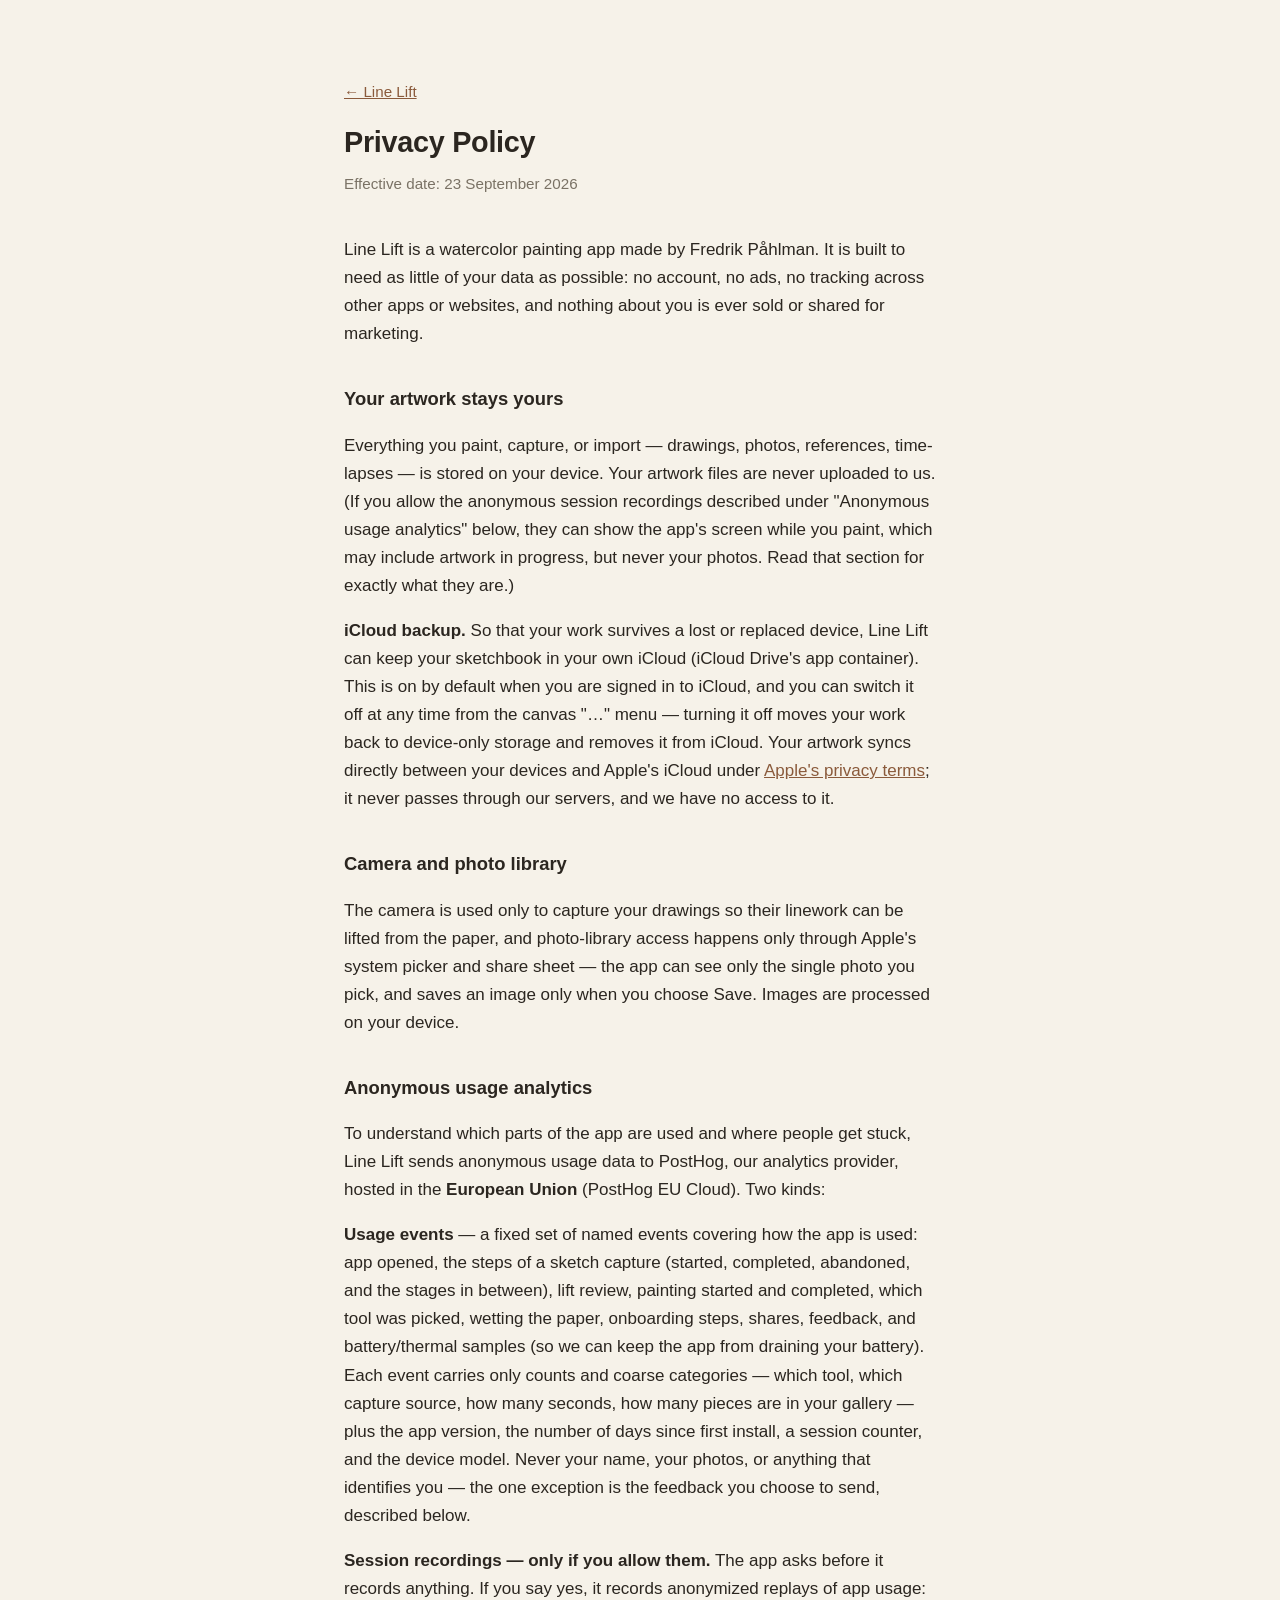
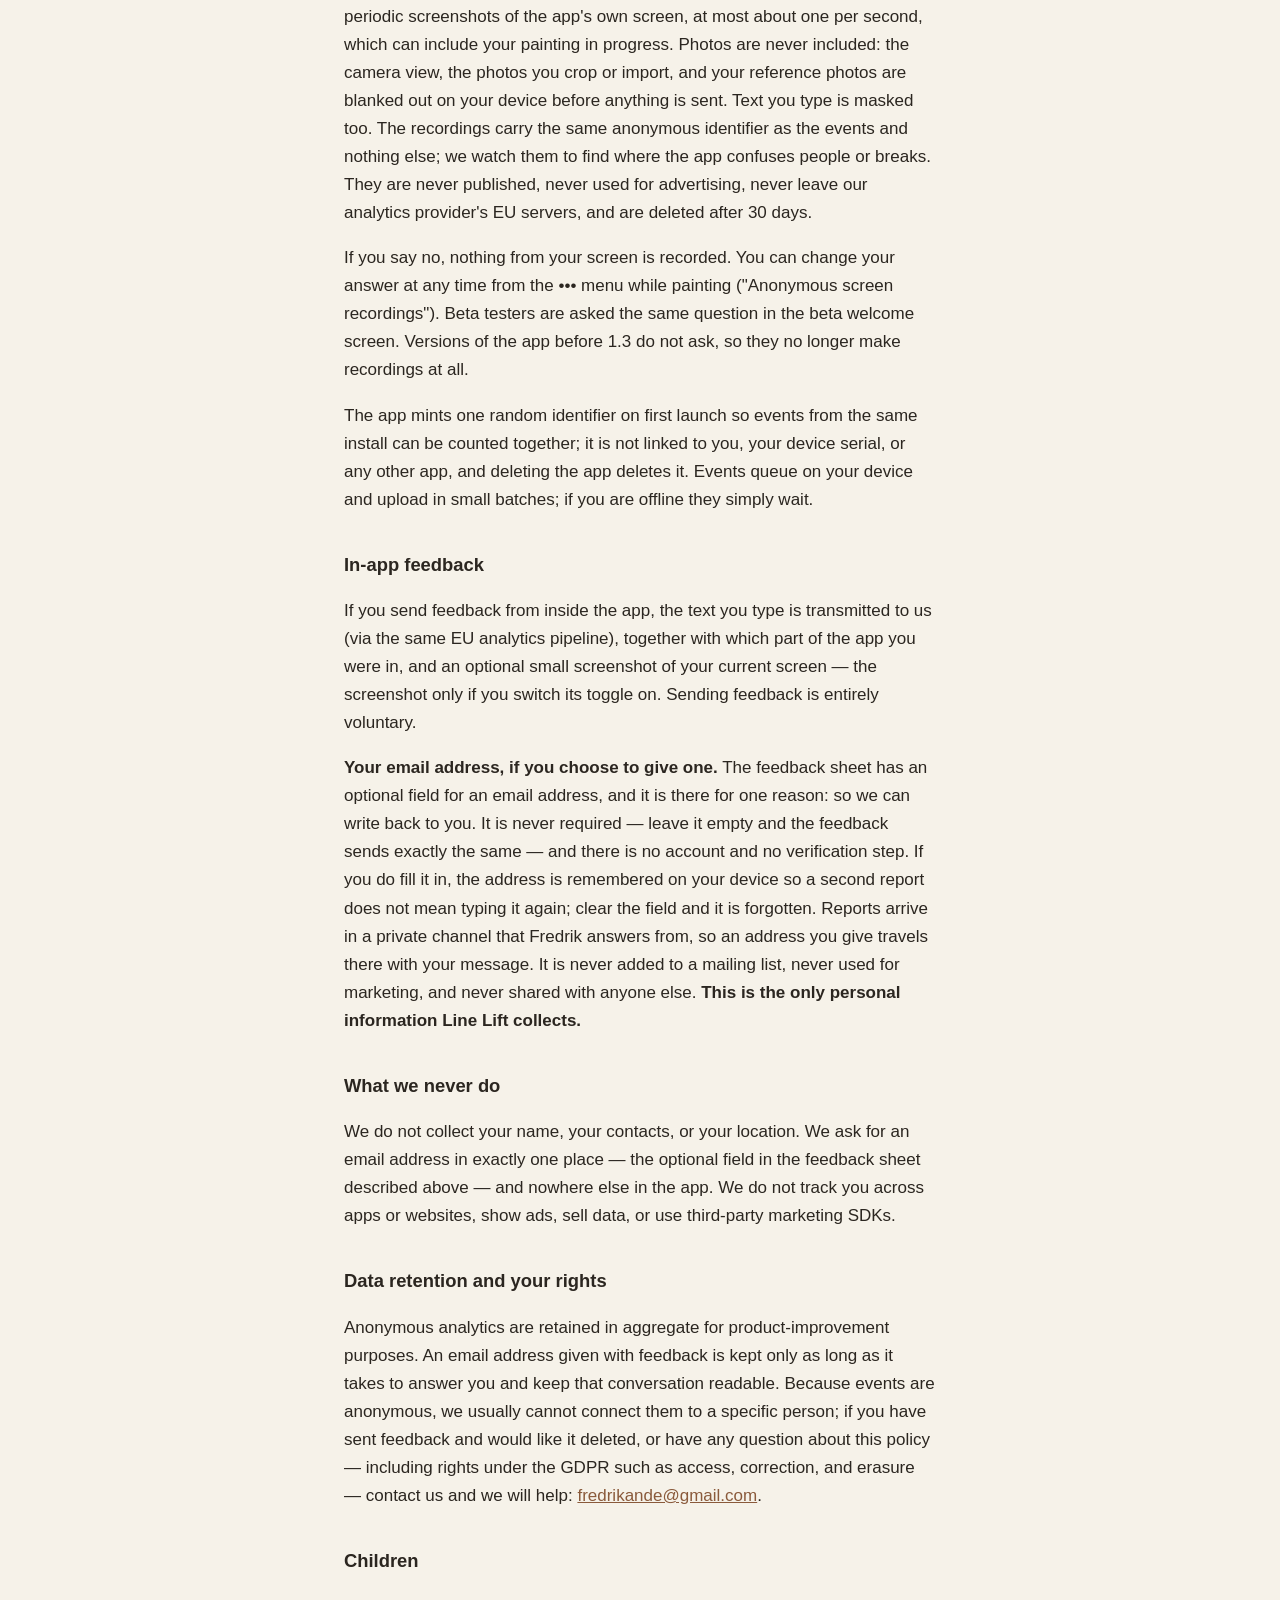
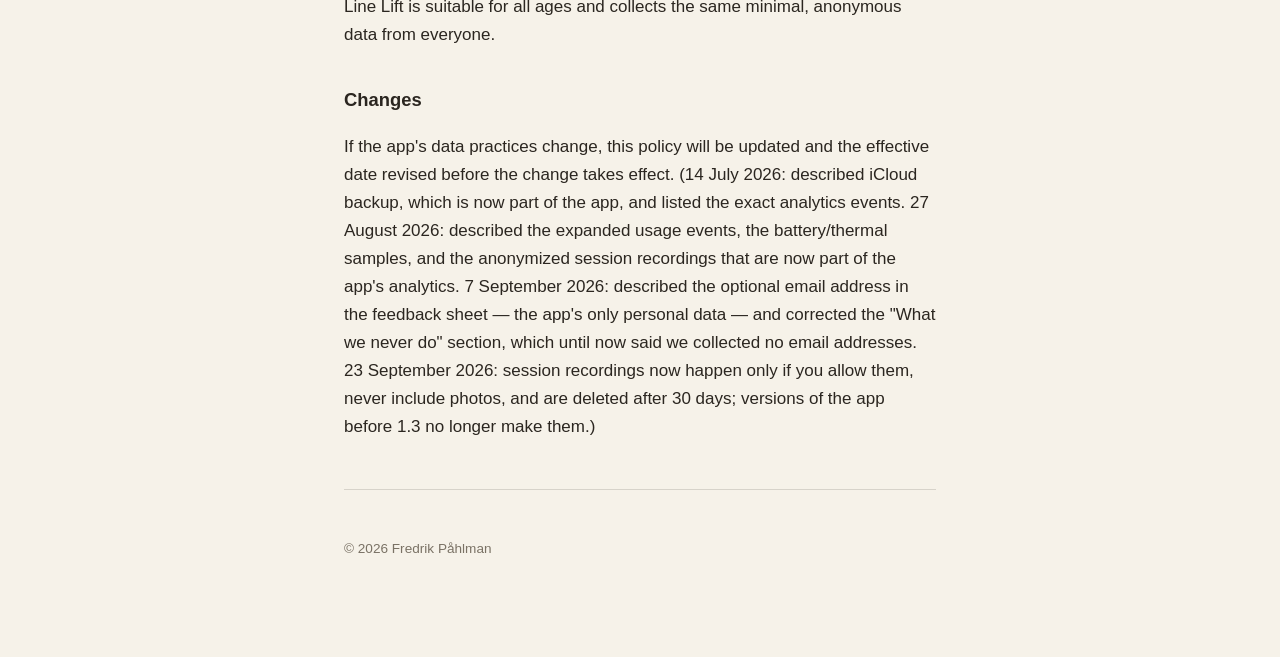
<file: privacy/index.html>
<!DOCTYPE html>
<html lang="en">
<head>
<meta charset="utf-8">
<meta name="viewport" content="width=device-width, initial-scale=1">
<title>Line Lift — Privacy Policy</title>
<meta name="description" content="Privacy policy for Line Lift, the watercolor painting app.">
<style>
  :root {
    --paper: #F6F2E9;
    --ink: #2B2620;
    --ink-faint: #7A7265;
    --accent: #8A5A3B;
  }
  * { box-sizing: border-box; }
  body {
    margin: 0;
    background: var(--paper);
    color: var(--ink);
    font: 17px/1.65 -apple-system, BlinkMacSystemFont, "Segoe UI", Roboto, sans-serif;
    -webkit-font-smoothing: antialiased;
  }
  main {
    max-width: 40rem;
    margin: 0 auto;
    padding: 4rem 1.5rem 6rem;
  }
  h1 { font-size: 1.8rem; margin: 0 0 .25rem; letter-spacing: -0.01em; }
  .date { color: var(--ink-faint); margin: 0 0 2.5rem; font-size: .95rem; }
  h2 { font-size: 1.15rem; margin: 2.25rem 0 .5rem; }
  a { color: var(--accent); }
  strong { font-weight: 600; }
  .home { font-size: .95rem; }
  hr { border: 0; border-top: 1px solid rgba(43,38,32,.15); margin: 3rem 0; }
  footer { color: var(--ink-faint); font-size: .85rem; }
</style>
</head>
<body>
<main>
  <p class="home"><a href="../">← Line Lift</a></p>
  <h1>Privacy Policy</h1>
  <p class="date">Effective date: 23 September 2026</p>

  <p>Line Lift is a watercolor painting app made by Fredrik Påhlman. It is
  built to need as little of your data as possible: no account, no ads, no
  tracking across other apps or websites, and nothing about you is ever sold
  or shared for marketing.</p>

  <h2>Your artwork stays yours</h2>
  <p>Everything you paint, capture, or import — drawings, photos, references,
  time-lapses — is stored on your device. Your artwork files are never
  uploaded to us. (If you allow the anonymous session recordings described
  under "Anonymous usage analytics" below, they can show the app's screen
  while you paint, which may include artwork in progress, but never your
  photos. Read that section for exactly what they are.)</p>
  <p><strong>iCloud backup.</strong> So that your work survives a lost or
  replaced device, Line Lift can keep your sketchbook in your own iCloud
  (iCloud Drive's app container). This is on by default when you are signed
  in to iCloud, and you can switch it off at any time from the canvas "…"
  menu — turning it off moves your work back to device-only storage and
  removes it from iCloud. Your artwork syncs directly between your devices
  and Apple's iCloud under
  <a href="https://www.apple.com/legal/privacy/">Apple's privacy terms</a>;
  it never passes through our servers, and we have no access to it.</p>

  <h2>Camera and photo library</h2>
  <p>The camera is used only to capture your drawings so their linework can
  be lifted from the paper, and photo-library access happens only through
  Apple's system picker and share sheet — the app can see only the single
  photo you pick, and saves an image only when you choose Save. Images are
  processed on your device.</p>

  <h2>Anonymous usage analytics</h2>
  <p>To understand which parts of the app are used and where people get
  stuck, Line Lift sends anonymous usage data to PostHog, our analytics
  provider, hosted in the <strong>European Union</strong> (PostHog EU
  Cloud). Two kinds:</p>
  <p><strong>Usage events</strong> — a fixed set of named events covering
  how the app is used: app opened, the steps of a sketch capture (started,
  completed, abandoned, and the stages in between), lift review, painting
  started and completed, which tool was picked, wetting the paper,
  onboarding steps, shares, feedback, and battery/thermal samples (so we
  can keep the app from draining your battery). Each event carries only
  counts and coarse categories — which tool, which capture source, how many
  seconds, how many pieces are in your gallery — plus the app version, the
  number of days since first install, a session counter, and the device
  model. Never your name, your photos, or anything that identifies you —
  the one exception is the feedback you choose to send, described
  below.</p>
  <p><strong>Session recordings — only if you allow them.</strong> The app
  asks before it records anything. If you say yes, it records anonymized
  replays of app usage: periodic screenshots of the app's own screen, at
  most about one per second, which can include your painting in progress.
  Photos are never included: the camera view, the photos you crop or import,
  and your reference photos are blanked out on your device before anything
  is sent. Text you type is masked too. The recordings carry the same
  anonymous identifier as the events and nothing else; we watch them to find
  where the app confuses people or breaks. They are never published, never
  used for advertising, never leave our analytics provider's EU servers, and
  are deleted after 30 days.</p>
  <p>If you say no, nothing from your screen is recorded. You can change your
  answer at any time from the ••• menu while painting ("Anonymous screen
  recordings"). Beta testers are asked the same question in the beta welcome
  screen. Versions of the app before 1.3 do not ask, so they no longer make
  recordings at all.</p>
  <p>The app mints one random identifier on first launch so events from the
  same install can be counted together; it is not linked to you, your device
  serial, or any other app, and deleting the app deletes it. Events queue on
  your device and upload in small batches; if you are offline they simply
  wait.</p>

  <h2>In-app feedback</h2>
  <p>If you send feedback from inside the app, the text you type is
  transmitted to us (via the same EU analytics pipeline), together with
  which part of the app you were in, and an optional small screenshot of
  your current screen — the screenshot only if you switch its toggle on.
  Sending feedback is entirely voluntary.</p>
  <p><strong>Your email address, if you choose to give one.</strong> The
  feedback sheet has an optional field for an email address, and it is
  there for one reason: so we can write back to you. It is never required —
  leave it empty and the feedback sends exactly the same — and there is no
  account and no verification step. If you do fill it in, the address is
  remembered on your device so a second report does not mean typing it
  again; clear the field and it is forgotten. Reports arrive in a private
  channel that Fredrik answers from, so an address you give travels there
  with your message. It is never added to a mailing list, never used for
  marketing, and never shared with anyone else. <strong>This is the only
  personal information Line Lift collects.</strong></p>

  <h2>What we never do</h2>
  <p>We do not collect your name, your contacts, or your location. We ask
  for an email address in exactly one place — the optional field in the
  feedback sheet described above — and nowhere else in the app. We do not
  track you across apps or websites, show ads, sell data, or use
  third-party marketing SDKs.</p>

  <h2>Data retention and your rights</h2>
  <p>Anonymous analytics are retained in aggregate for product-improvement
  purposes. An email address given with feedback is kept only as long as it
  takes to answer you and keep that conversation readable. Because events
  are anonymous, we usually cannot connect them to
  a specific person; if you have sent feedback and would like it deleted, or
  have any question about this policy — including rights under the GDPR such
  as access, correction, and erasure — contact us and we will help:
  <a href="mailto:fredrikande@gmail.com">fredrikande@gmail.com</a>.</p>

  <h2>Children</h2>
  <p>Line Lift is suitable for all ages and collects the same minimal,
  anonymous data from everyone.</p>

  <h2>Changes</h2>
  <p>If the app's data practices change, this policy will be updated and the
  effective date revised before the change takes effect. (14 July 2026:
  described iCloud backup, which is now part of the app, and listed the
  exact analytics events. 27 August 2026: described the expanded usage
  events, the battery/thermal samples, and the anonymized session
  recordings that are now part of the app's analytics. 7 September 2026:
  described the optional email address in the feedback sheet — the app's
  only personal data — and corrected the "What we never do" section, which
  until now said we collected no email addresses. 23 September 2026:
  session recordings now happen only if you allow them, never include
  photos, and are deleted after 30 days; versions of the app before 1.3 no
  longer make them.)</p>

  <hr>
  <footer>© 2026 Fredrik Påhlman</footer>
</main>
</body>
</html>
</file>
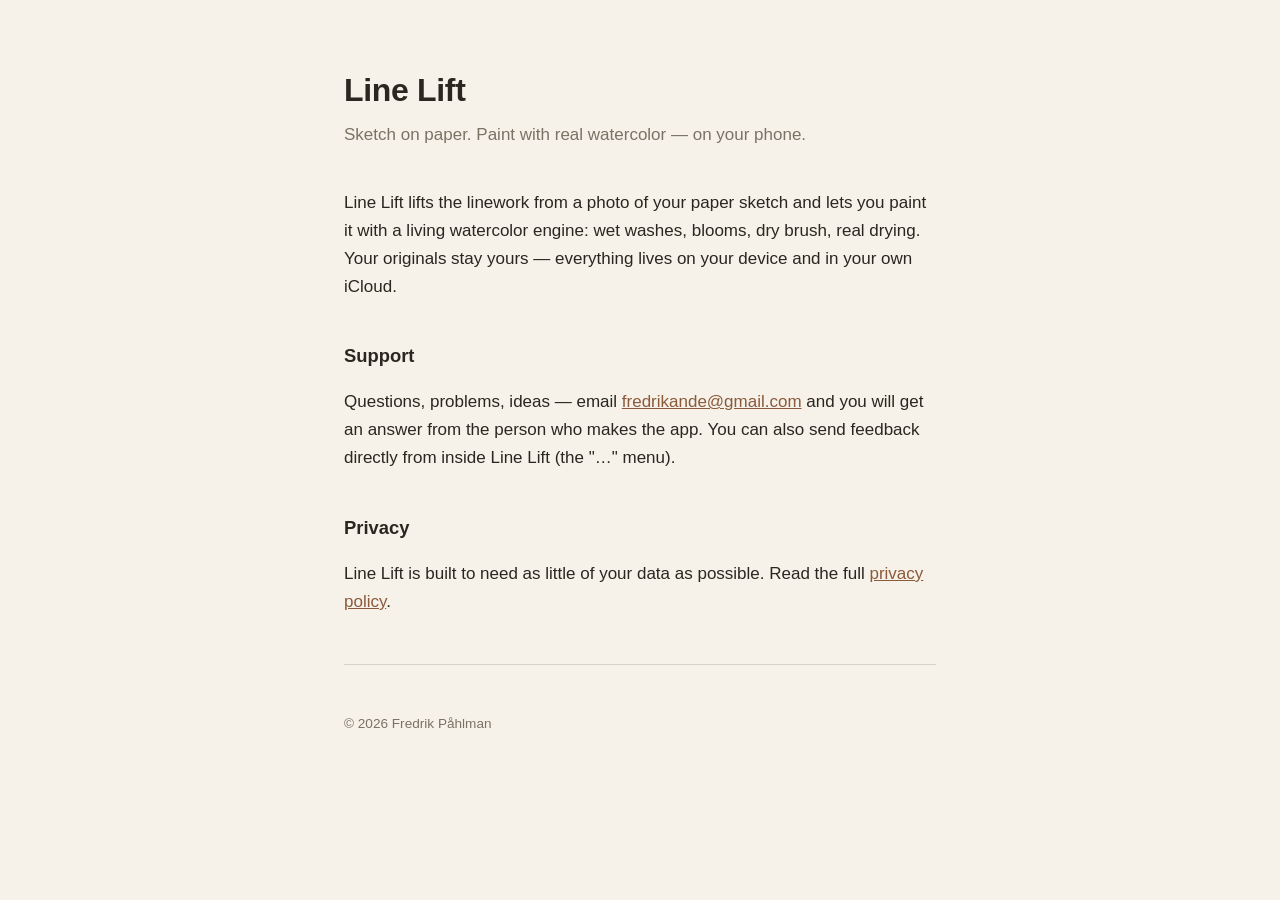
<file: support/index.html>
<!DOCTYPE html>
<html lang="en">
<head>
<meta charset="utf-8">
<meta name="viewport" content="width=device-width, initial-scale=1">
<title>Line Lift — Support</title>
<meta name="description" content="Support and contact for Line Lift, the watercolor painting app.">
<style>
  :root {
    --paper: #F6F2E9;
    --ink: #2B2620;
    --ink-faint: #7A7265;
    --accent: #8A5A3B;
  }
  * { box-sizing: border-box; }
  body {
    margin: 0;
    background: var(--paper);
    color: var(--ink);
    font: 17px/1.65 -apple-system, BlinkMacSystemFont, "Segoe UI", Roboto, sans-serif;
    -webkit-font-smoothing: antialiased;
  }
  main {
    max-width: 40rem;
    margin: 0 auto;
    padding: 4rem 1.5rem 6rem;
  }
  h1 { font-size: 2rem; margin: 0 0 .25rem; letter-spacing: -0.01em; }
  .tagline { color: var(--ink-faint); margin: 0 0 2.5rem; }
  h2 { font-size: 1.15rem; margin: 2.5rem 0 .5rem; }
  a { color: var(--accent); }
  hr { border: 0; border-top: 1px solid rgba(43,38,32,.15); margin: 3rem 0; }
  footer { color: var(--ink-faint); font-size: .85rem; }
</style>
</head>
<body>
<main>
  <h1>Line Lift</h1>
  <p class="tagline">Sketch on paper. Paint with real watercolor — on your phone.</p>

  <p>Line Lift lifts the linework from a photo of your paper sketch and lets
  you paint it with a living watercolor engine: wet washes, blooms, dry brush,
  real drying. Your originals stay yours — everything lives on your device
  and in your own iCloud.</p>

  <h2>Support</h2>
  <p>Questions, problems, ideas — email
  <a href="mailto:fredrikande@gmail.com">fredrikande@gmail.com</a> and you will
  get an answer from the person who makes the app. You can also send feedback
  directly from inside Line Lift (the "…" menu).</p>

  <h2>Privacy</h2>
  <p>Line Lift is built to need as little of your data as possible.
  Read the full <a href="../privacy/">privacy policy</a>.</p>

  <hr>
  <footer>© 2026 Fredrik Påhlman</footer>
</main>
</body>
</html>
</file>
<file: styles.css>
/* Line Lift product site, pass 2. Three layers: the fluid canvas (fixed,
   behind everything), ordinary HTML content, and the pinned acts whose
   state is one custom property (--p, 0..1) written by script.js.
   Palette is the app's own: the paper the App Store shots sit on, the
   studio-desk green, Alizarin Crimson (#8C1F3C) as the accent. */
:root {
  --paper: #f5efe3;
  --dark: #14110f;
  --ink: #2d251f;
  --muted: #6f665c;
  --line: rgba(45, 37, 31, .14);
  --card: rgba(255, 252, 245, .72);
  --accent: #8c1f3c;
  --accent-light: #d98aa0;
  --desk: #3a665b;
  --desk-deep: #2c5046;
  --shadow: 0 30px 80px rgba(65, 48, 35, .18);
  --serif: "Libre Caslon Display", Georgia, serif;
  --sans: "DM Sans", -apple-system, BlinkMacSystemFont, "Segoe UI", sans-serif;
  --p: 0;
}

* { box-sizing: border-box; }
html { scroll-behavior: smooth; background: var(--paper); }
body {
  margin: 0;
  background: transparent;
  color: var(--ink);
  font-family: var(--sans);
  line-height: 1.6;
}
body::before {
  content: "";
  position: fixed;
  inset: 0;
  pointer-events: none;
  opacity: .16;
  background-image: url("data:image/svg+xml,%3Csvg viewBox='0 0 180 180' xmlns='http://www.w3.org/2000/svg'%3E%3Cfilter id='n'%3E%3CfeTurbulence type='fractalNoise' baseFrequency='.85' numOctaves='3' stitchTiles='stitch'/%3E%3C/filter%3E%3Crect width='100%25' height='100%25' filter='url(%23n)' opacity='.12'/%3E%3C/svg%3E");
  z-index: 99;
}
img, video { display: block; width: 100%; }
a { color: inherit; text-decoration: none; }

/* Layer 1 */
#fluid, .fluid-fallback { position: fixed; inset: 0; width: 100%; height: 100%; z-index: -1; }
#fluid[hidden] { display: none; }
.fluid-fallback {
  background:
    radial-gradient(ellipse 40% 30% at 50% 45%, rgba(140,31,60,.55), transparent 70%),
    radial-gradient(ellipse 30% 25% at 58% 40%, rgba(39,70,168,.4), transparent 70%),
    radial-gradient(ellipse 28% 22% at 42% 52%, rgba(217,153,43,.35), transparent 70%),
    var(--paper);
}
/* Without the fluid, the opening cannot be dark: the ground stays paper. */
.no-fluid .act-drop, .no-fluid .act-itch { color: var(--ink); }
.no-fluid .act-drop .eyebrow, .no-fluid .act-itch .eyebrow { color: var(--accent); }
.no-fluid .act-drop .lede, .no-fluid .act-drop .hero-note { color: var(--muted); }
.no-fluid .act-drop .button { background: var(--ink); color: #fffaf1; }
.no-fluid .drop { display: none; }

/* Header: flips light while the ground is dark. */
.site-header {
  position: sticky;
  top: 0;
  z-index: 50;
  display: grid;
  grid-template-columns: 1fr auto 1fr;
  align-items: center;
  gap: 2rem;
  padding: 1.1rem clamp(1.25rem, 4vw, 4rem);
  background: rgba(248, 242, 232, .72);
  border-bottom: 1px solid rgba(45,37,31,.08);
  backdrop-filter: blur(18px);
  transition: background .5s ease, color .5s ease, border-color .5s ease;
}
.brand { font-family: var(--serif); font-size: 1.7rem; font-weight: 700; }
.nav { display: flex; gap: 2rem; font-size: .9rem; color: var(--muted); }
.nav a:hover { color: var(--ink); }
.site-header > .button { justify-self: end; }
.on-dark .site-header { background: rgba(20,17,15,.55); color: #f8f2e8; border-color: rgba(248,242,232,.08); }
.on-dark .nav { color: rgba(248,242,232,.7); }
.on-dark .nav a:hover { color: #fff; }
.on-dark .site-header .button { background: #f8f2e8; color: var(--dark); }

.section-shell { width: min(1180px, calc(100% - 2.5rem)); margin-inline: auto; }
.eyebrow {
  margin: 0 0 1.2rem;
  font-size: .78rem;
  font-weight: 600;
  letter-spacing: .14em;
  text-transform: uppercase;
  color: var(--accent);
}
h1, h2, h3 { margin: 0; line-height: 1.06; }
h1, h2 { font-family: var(--serif); font-weight: 700; letter-spacing: -.025em; }
h1 { font-size: clamp(3.6rem, 7vw, 7.4rem); }
h2 { font-size: clamp(2.5rem, 5vw, 5rem); }
h3 { font-size: 1.45rem; }
.lede { max-width: 43rem; margin: 1.8rem auto 0; font-size: clamp(1.1rem, 1.5vw, 1.35rem); color: var(--muted); }
.hero-actions { display: flex; align-items: center; justify-content: center; gap: 1.4rem; margin-top: 2rem; flex-wrap: wrap; }
.hero-note { margin: 1.4rem 0 0; font-size: .9rem; color: var(--muted); letter-spacing: .02em; }
.button {
  display: inline-flex;
  align-items: center;
  justify-content: center;
  min-height: 3.2rem;
  padding: .85rem 1.3rem;
  border-radius: 999px;
  background: var(--ink);
  color: #fffaf1;
  font-weight: 600;
  box-shadow: 0 10px 25px rgba(45,37,31,.16);
  transition: transform .2s ease, box-shadow .2s ease;
}
.button:hover { transform: translateY(-2px); box-shadow: 0 14px 30px rgba(45,37,31,.22); }
.button-small { min-height: 2.55rem; padding: .55rem 1rem; font-size: .88rem; }
.text-link { font-weight: 600; }
.text-link span { display: inline-block; margin-left: .3rem; transition: transform .2s ease; }
.text-link:hover span { transform: translateY(4px); }

/* ---------- pinned acts ---------- */
.pin { position: relative; }
.stage { position: sticky; top: 0; height: 100vh; height: 100svh; overflow: hidden; display: grid; align-items: center; }

/* Act 1: the drop */
.act-drop { height: 220vh; color: #f8f2e8; }
.act-drop .stage { text-align: center; }
.act-drop .eyebrow { color: var(--accent-light); }
.act-drop .lede, .act-drop .hero-note { color: rgba(248,242,232,.7); }
.act-drop .button { background: #f8f2e8; color: var(--dark); box-shadow: 0 10px 30px rgba(0,0,0,.35); }
.drop-copy {
  width: min(900px, calc(100% - 2.5rem));
  margin-inline: auto;
  opacity: calc(1 - var(--p) * 1.8);
  transform: translateY(calc(var(--p) * -14vh));
}
.drop-copy h1 { transition: filter 1.1s ease, opacity 1.1s ease; }
.fluid-ready:not(.bloomed) .drop-copy h1 { filter: blur(10px); opacity: .55; }
.drop {
  position: absolute;
  left: 50%; top: 0;
  width: 14px; height: 20px;
  margin-left: -7px;
  border-radius: 50% 50% 50% 50% / 30% 30% 70% 70%;
  background: radial-gradient(circle at 35% 30%, #f6c4d2, var(--accent) 60%, #5c1024);
  box-shadow: 0 0 18px rgba(217,138,160,.5);
  opacity: 0;
  pointer-events: none;
}
.drop.falling { animation: fall 1.35s cubic-bezier(.45, 0, .9, .6) forwards; }
@keyframes fall {
  0%   { transform: translateY(-8vh) scaleY(1); opacity: 0; }
  10%  { opacity: 1; }
  88%  { transform: translateY(46vh) scaleY(1.35); opacity: 1; }
  100% { transform: translateY(48vh) scale(2.4, .3); opacity: 0; }
}

/* Act 2: the itch */
.act-itch { height: 260vh; color: var(--ink); }
.itch-lines { width: min(980px, calc(100% - 2.5rem)); margin-inline: auto; display: grid; gap: clamp(1.2rem, 3vh, 2.4rem); }
.itch-lines .line {
  --t: clamp(0, calc((var(--p) - var(--i) * 0.26) * 4.5), 1);
  font-size: clamp(2rem, 4.4vw, 4.2rem);
  opacity: var(--t);
  transform: translateY(calc((1 - var(--t)) * 28px));
  color: var(--ink);
}
.itch-lines .line:nth-child(1) { color: var(--ink); }
.itch-lines .line:nth-child(2) { color: var(--muted); }
.itch-lines .line:nth-child(3) { color: var(--ink); font-style: italic; }

/* Act 3: the device */
.act-device { height: 340vh; }
.act-device .stage { grid-template-columns: 1fr 1fr; gap: clamp(2rem, 5vw, 6rem); width: min(1180px, calc(100% - 2.5rem)); margin-inline: auto; }
.device-wrap { perspective: 1400px; display: grid; place-items: center; }
.device {
  position: relative;
  width: min(100%, 380px);
  padding: .55rem;
  border-radius: 3.2rem;
  background: #1c1916;
  box-shadow: var(--shadow), inset 0 0 0 1px rgba(255,255,255,.08);
}
.act-device .device {
  width: min(100%, 36vh, 380px);
  transform: rotateY(calc(-30deg + var(--p) * 52deg)) rotateX(calc(9deg - var(--p) * 12deg)) translateZ(0);
  will-change: transform;
}
.device-screen { aspect-ratio: 886 / 1920; object-fit: cover; border-radius: 2.7rem; background: var(--desk); }
.device-captions { position: relative; min-height: 22rem; }
.step {
  position: absolute; inset: 0;
  display: grid; align-content: center;
  opacity: 0; transform: translateY(24px);
  transition: opacity .6s ease, transform .6s ease;
  pointer-events: none;
}
.step.is-active { opacity: 1; transform: none; pointer-events: auto; }
.step h2 { font-size: clamp(2.2rem, 4vw, 3.8rem); }
.step p:not(.eyebrow) { max-width: 34rem; margin: 1.4rem 0 0; color: var(--muted); font-size: 1.15rem; }

/* Act 4: the tools */
.act-tools { height: 560vh; }
.act-tools .stage { grid-template-columns: 1.05fr .95fr; gap: clamp(2rem, 5vw, 6rem); width: min(1180px, calc(100% - 2.5rem)); margin-inline: auto; }
.tools-copy { position: relative; min-height: 24rem; }
.tools-visual { display: grid; place-items: center; }
.device-still { aspect-ratio: 1246 / 2464; width: min(100%, 34vh, 360px); }
.device-still { overflow: hidden; }
.device-still .shot {
  position: absolute; top: .55rem; left: .55rem;
  width: calc(100% - 1.1rem); height: calc(100% - 1.1rem);
  border-radius: 2.7rem; object-fit: cover;
  opacity: 0; transition: opacity .6s ease;
}
.device-still .shot.is-active { opacity: 1; }
.pigment-sheet { background: var(--paper); padding: 2rem 1.4rem; display: grid; align-content: center; gap: 1.6rem; }
.pigment-sheet p { margin: 0; font-size: .85rem; color: var(--muted); text-align: center; line-height: 1.5; }
.pigment-grid { list-style: none; margin: 0; padding: 0; display: grid; grid-template-columns: repeat(6, 1fr); gap: .7rem; }
.pigment-grid li {
  aspect-ratio: 1; border-radius: 50%;
  background: radial-gradient(circle at 35% 30%, color-mix(in srgb, var(--c) 78%, white) 0%, var(--c) 45%, color-mix(in srgb, var(--c) 80%, black) 100%);
  box-shadow: inset 0 -3px 8px rgba(0,0,0,.2), 0 0 0 3px rgba(255,252,245,.9), 0 0 0 4px var(--line);
}

/* ---------- flowing sections ---------- */
.split { display: grid; grid-template-columns: .95fr 1.05fr; align-items: center; gap: clamp(3rem, 8vw, 8rem); padding-block: clamp(5rem, 9vw, 9rem); }
.split.reverse .feature-visual { order: 2; }
.feature-visual img { border-radius: 2.4rem; box-shadow: var(--shadow); }
#sketchbook .feature-visual img { width: min(100%, 380px); margin-inline: auto; border-radius: 2.8rem; }
.feature-copy p:not(.eyebrow) { color: var(--muted); font-size: 1.15rem; margin-top: 1.5rem; }
.clean-list { list-style: none; padding: 0; margin: 2rem 0 0; display: grid; gap: .8rem; }
.clean-list li { display: flex; align-items: flex-start; gap: .8rem; font-weight: 500; line-height: 1.45; }
.clean-list li::before { content: "✓"; flex: none; display: grid; place-items: center; width: 1.7rem; height: 1.7rem; margin-top: .05rem; border: 1px solid var(--line); border-radius: 50%; font-size: .8rem; }

.ipad { padding-block: clamp(5rem, 9vw, 9rem); }
.ipad-copy { max-width: 760px; margin-bottom: 3rem; }
.ipad-copy > p:last-child { max-width: 640px; color: var(--muted); font-size: 1.15rem; margin-top: 1.5rem; }
.wide-image img { width: min(100%, 820px); margin-inline: auto; border-radius: 2rem; box-shadow: var(--shadow); }

.maker { padding-block: clamp(4rem, 8vw, 8rem); max-width: 860px; }
.maker h2 { font-size: clamp(2.2rem, 4vw, 3.8rem); }
.maker > p:last-child { margin-top: 1.6rem; font-size: 1.15rem; color: var(--muted); }
.maker a { text-decoration: underline; text-underline-offset: .2em; color: var(--ink); }

.facts { padding-block: clamp(3rem, 6vw, 6rem); }
.facts-grid { display: grid; grid-template-columns: repeat(3, 1fr); gap: 1rem; margin: 0; }
.facts-grid > div { padding: clamp(1.5rem, 2.5vw, 2rem); border: 1px solid var(--line); border-radius: 1.6rem; background: var(--card); backdrop-filter: blur(8px); }
.facts-grid dt { font-size: .76rem; font-weight: 600; letter-spacing: .14em; text-transform: uppercase; color: var(--accent); }
.facts-grid dd { margin: .6rem 0 0; color: var(--ink); line-height: 1.5; }
.facts-grid dd a { text-decoration: underline; text-underline-offset: .2em; }

.final-cta { padding: clamp(6rem, 14vw, 14rem) 1.25rem clamp(5rem, 10vw, 10rem); text-align: center; }
.final-inner { max-width: 850px; margin-inline: auto; }
.final-inner > p:not(.eyebrow):not(.availability) { max-width: 620px; margin: 1.8rem auto 0; color: var(--muted); font-size: 1.15rem; }
.final-inner .button { margin-top: 2rem; }
.availability { margin-top: 1.4rem; color: var(--muted); font-size: .85rem; }
/* The support link sits INSIDE a sentence, so colour alone cannot mark it —
   .availability is already --muted and the link inherits that exactly. An
   underline is what makes it a link rather than a word. */
.availability a { color: inherit; text-decoration: underline; text-underline-offset: .2em; text-decoration-thickness: 1px; }
.availability a:hover { color: var(--ink); }
.footer { display: flex; justify-content: space-between; padding-block: 2rem; color: var(--muted); font-size: .9rem; }
.footer div { display: flex; gap: 1.4rem; }

.reveal { opacity: 0; transform: translateY(26px); transition: opacity .75s ease, transform .75s ease; }
.reveal.visible { opacity: 1; transform: translateY(0); }
.delay-1 { transition-delay: .12s; }
.delay-2 { transition-delay: .24s; }

@media (max-width: 900px) {
  .site-header { grid-template-columns: 1fr auto; }
  .nav { display: none; }
  .act-device .stage, .act-tools .stage { grid-template-columns: 1fr; grid-template-rows: auto 1fr; align-content: center; gap: 1.5rem; padding-top: 4.5rem; }
  .act-device .device { width: min(44vw, 220px); }
  .act-device .device { transform: rotateY(calc(-18deg + var(--p) * 30deg)) rotateX(calc(6deg - var(--p) * 8deg)); }
  .device-captions, .tools-copy { min-height: 16rem; text-align: center; }
  .step { align-content: start; }
  .step h2 { font-size: clamp(1.9rem, 7vw, 2.6rem); }
  .step p:not(.eyebrow) { margin-inline: auto; font-size: 1.02rem; }
  .act-tools .stage { grid-template-rows: 1fr auto; }
  .device-still { width: min(40vw, 200px); border-radius: 2rem; padding: .35rem; }
  .device-still .shot { top: .35rem; left: .35rem; width: calc(100% - .7rem); height: calc(100% - .7rem); border-radius: 1.7rem; }
  .pigment-sheet { padding: 1rem .7rem; gap: .8rem; }
  .pigment-sheet p { font-size: .62rem; }
  .pigment-grid { gap: .35rem; }
  .split { grid-template-columns: 1fr; }
  .split.reverse .feature-visual { order: initial; }
  .feature-copy { text-align: center; }
  .clean-list { max-width: 420px; margin-inline: auto; text-align: left; }
  .facts-grid { grid-template-columns: 1fr 1fr; }
}

@media (max-width: 560px) {
  .site-header { padding-inline: 1rem; }
  .button-small { font-size: 0; width: 2.7rem; padding: 0; }
  .button-small::after { content: "↓"; font-size: 1rem; }
  h1 { font-size: clamp(3.1rem, 15vw, 4.5rem); }
  .hero-actions { flex-direction: column; }
  .itch-lines .line { font-size: clamp(1.7rem, 8vw, 2.4rem); }
  .feature-visual img, .wide-image img { border-radius: 1.6rem; }
  .facts-grid { grid-template-columns: 1fr; }
  .footer { flex-direction: column; gap: 1rem; align-items: center; }
}

@media (prefers-reduced-motion: reduce) {
  html { scroll-behavior: auto; }
  .reveal { opacity: 1; transform: none; transition: none; }
  .button, .text-link span, .step, .device-still .shot, .site-header { transition: none; }
  .drop { display: none; }
  .drop-copy h1 { filter: none !important; opacity: 1 !important; }
  .act-device .device { transform: none; }
}
</file>
